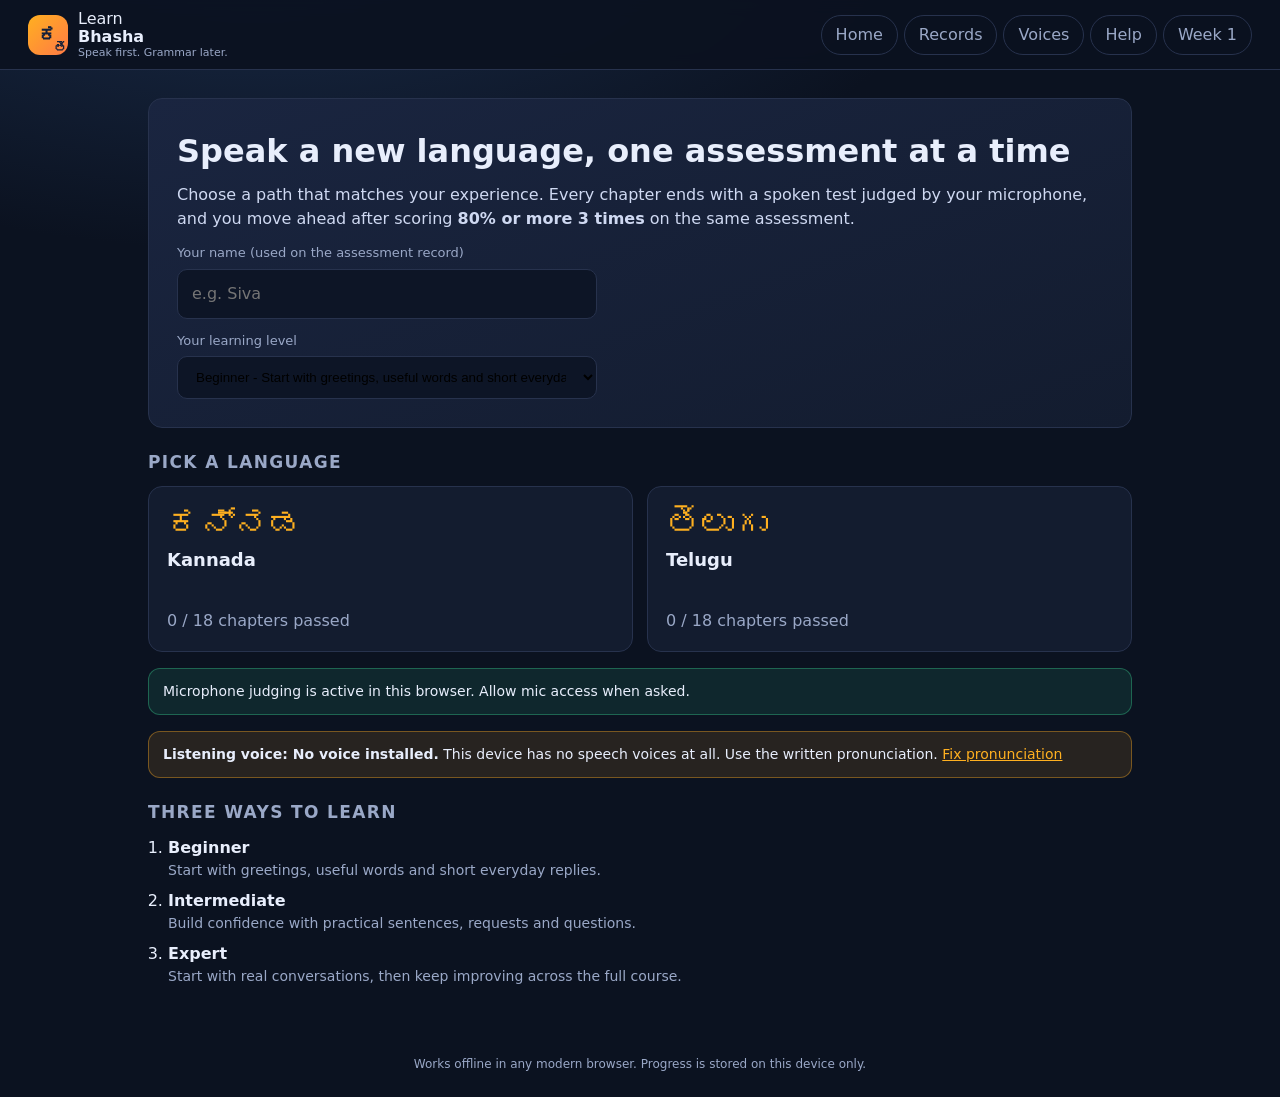
<file: index.html>
<!DOCTYPE html>
<html lang="en">
<head>
  <meta charset="utf-8" />
  <meta name="viewport" content="width=device-width, initial-scale=1, viewport-fit=cover" />
  <meta name="theme-color" content="#0f172a" />
  <title>Learn Bhasha - Speak Kannada &amp; Telugu</title>
  <link rel="stylesheet" href="assets/css/app.css" />
  <link rel="icon" href="data:image/svg+xml,<svg xmlns='http://www.w3.org/2000/svg' viewBox='0 0 100 100'><text y='.9em' font-size='90'>🗣️</text></svg>" />
</head>
<body>
  <header class="topbar">
    <button class="brand" id="brandBtn" type="button">
      <span class="brand-mark">ಕ<span>తె</span></span>
      <span class="brand-text">Learn <strong>Bhasha</strong><small>Speak first. Grammar later.</small></span>
    </button>
    <nav class="topnav">
      <button type="button" data-nav="home">Home</button>
      <button type="button" data-nav="records">Records</button>
      <button type="button" data-nav="voices">Voices</button>
      <button type="button" data-nav="help">Help</button>
   <button type="button" onclick="window.location.href='week1.html'">
  Week 1
</button>
    </nav>
  </header>

  <main id="app" class="app"></main>

  <footer class="footer">
    <span>Works offline in any modern browser. Progress is stored on this device only.</span>
  </footer>

  <script src="assets/js/curriculum.js"></script>
  <script src="assets/js/lang-kannada.js"></script>
  <script src="assets/js/lang-telugu.js"></script>
  <script src="assets/js/translit.js"></script>
  <script src="assets/js/speech.js"></script>
  <script src="assets/js/scoring.js"></script>
  <script src="assets/js/userdb.js"></script>
  <script src="assets/js/storage.js"></script>
  <script src="assets/js/app.js"></script>
</body>
</html>
</file>
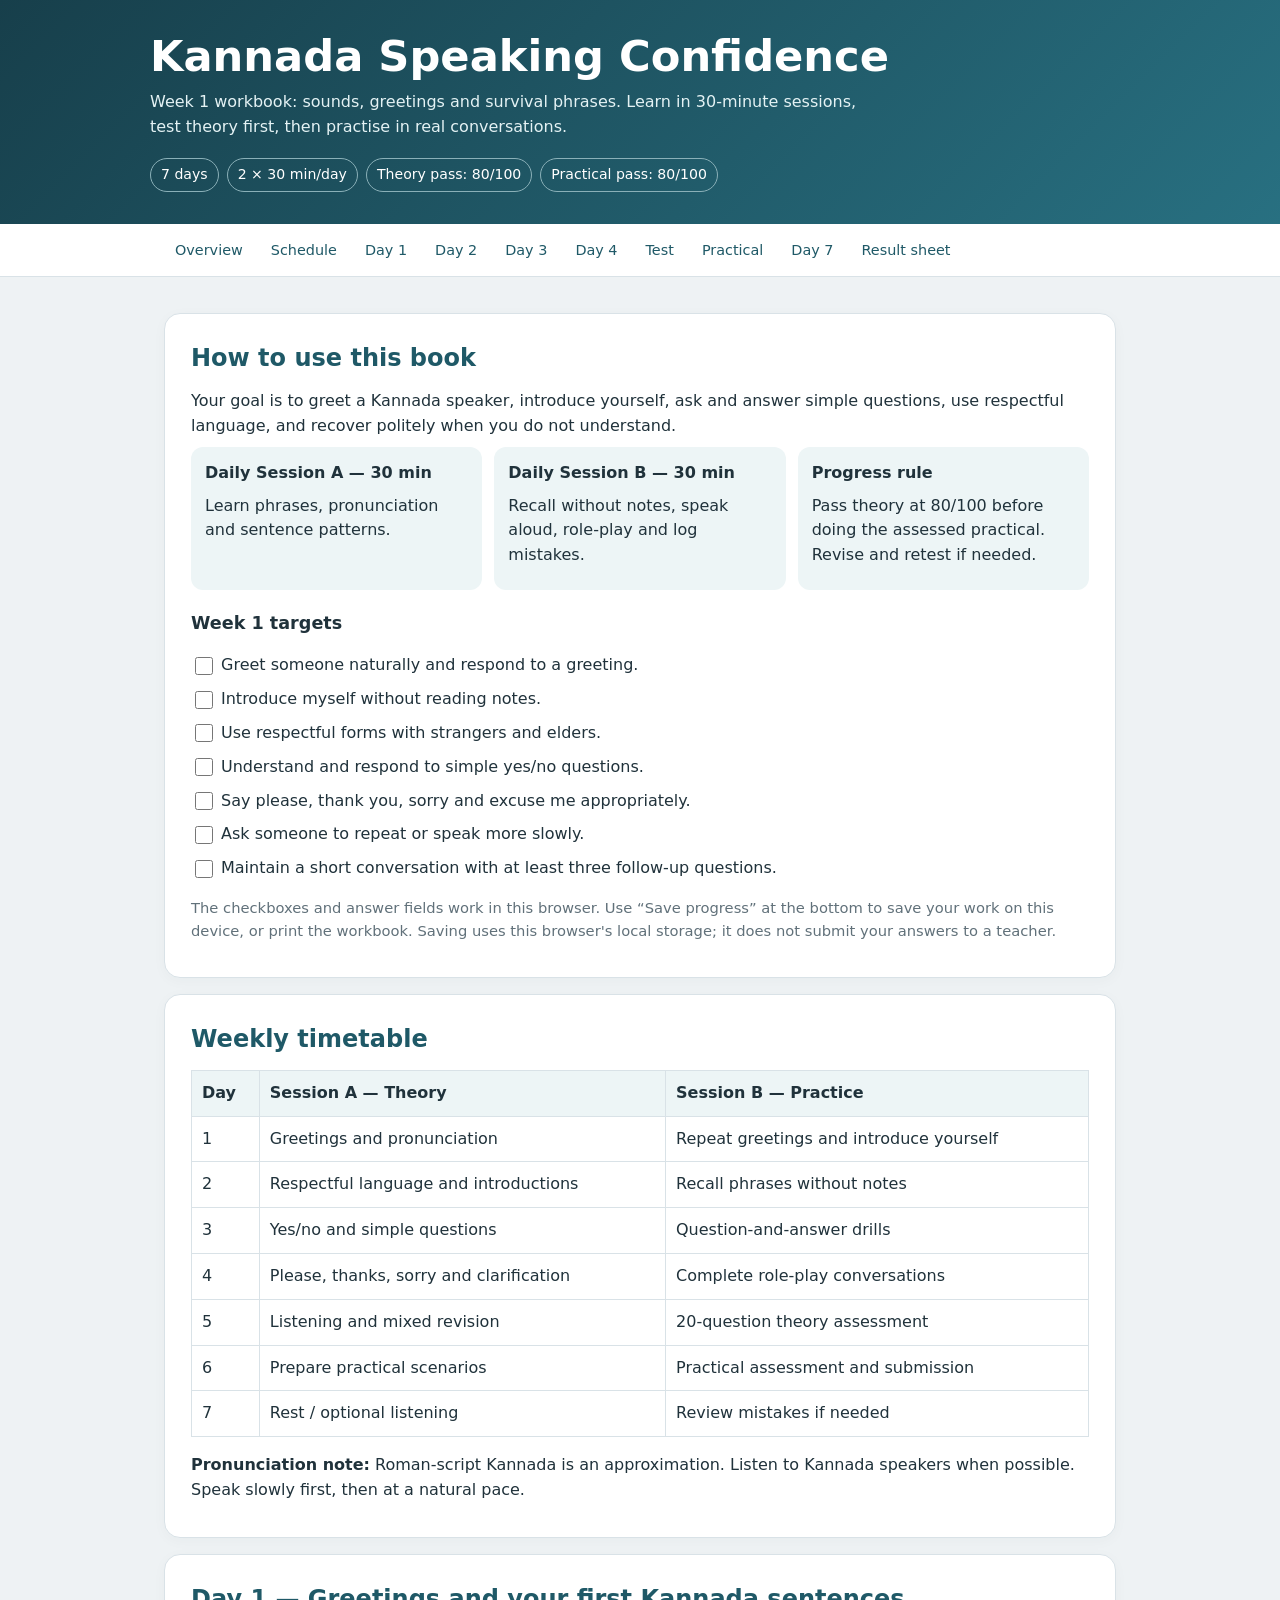
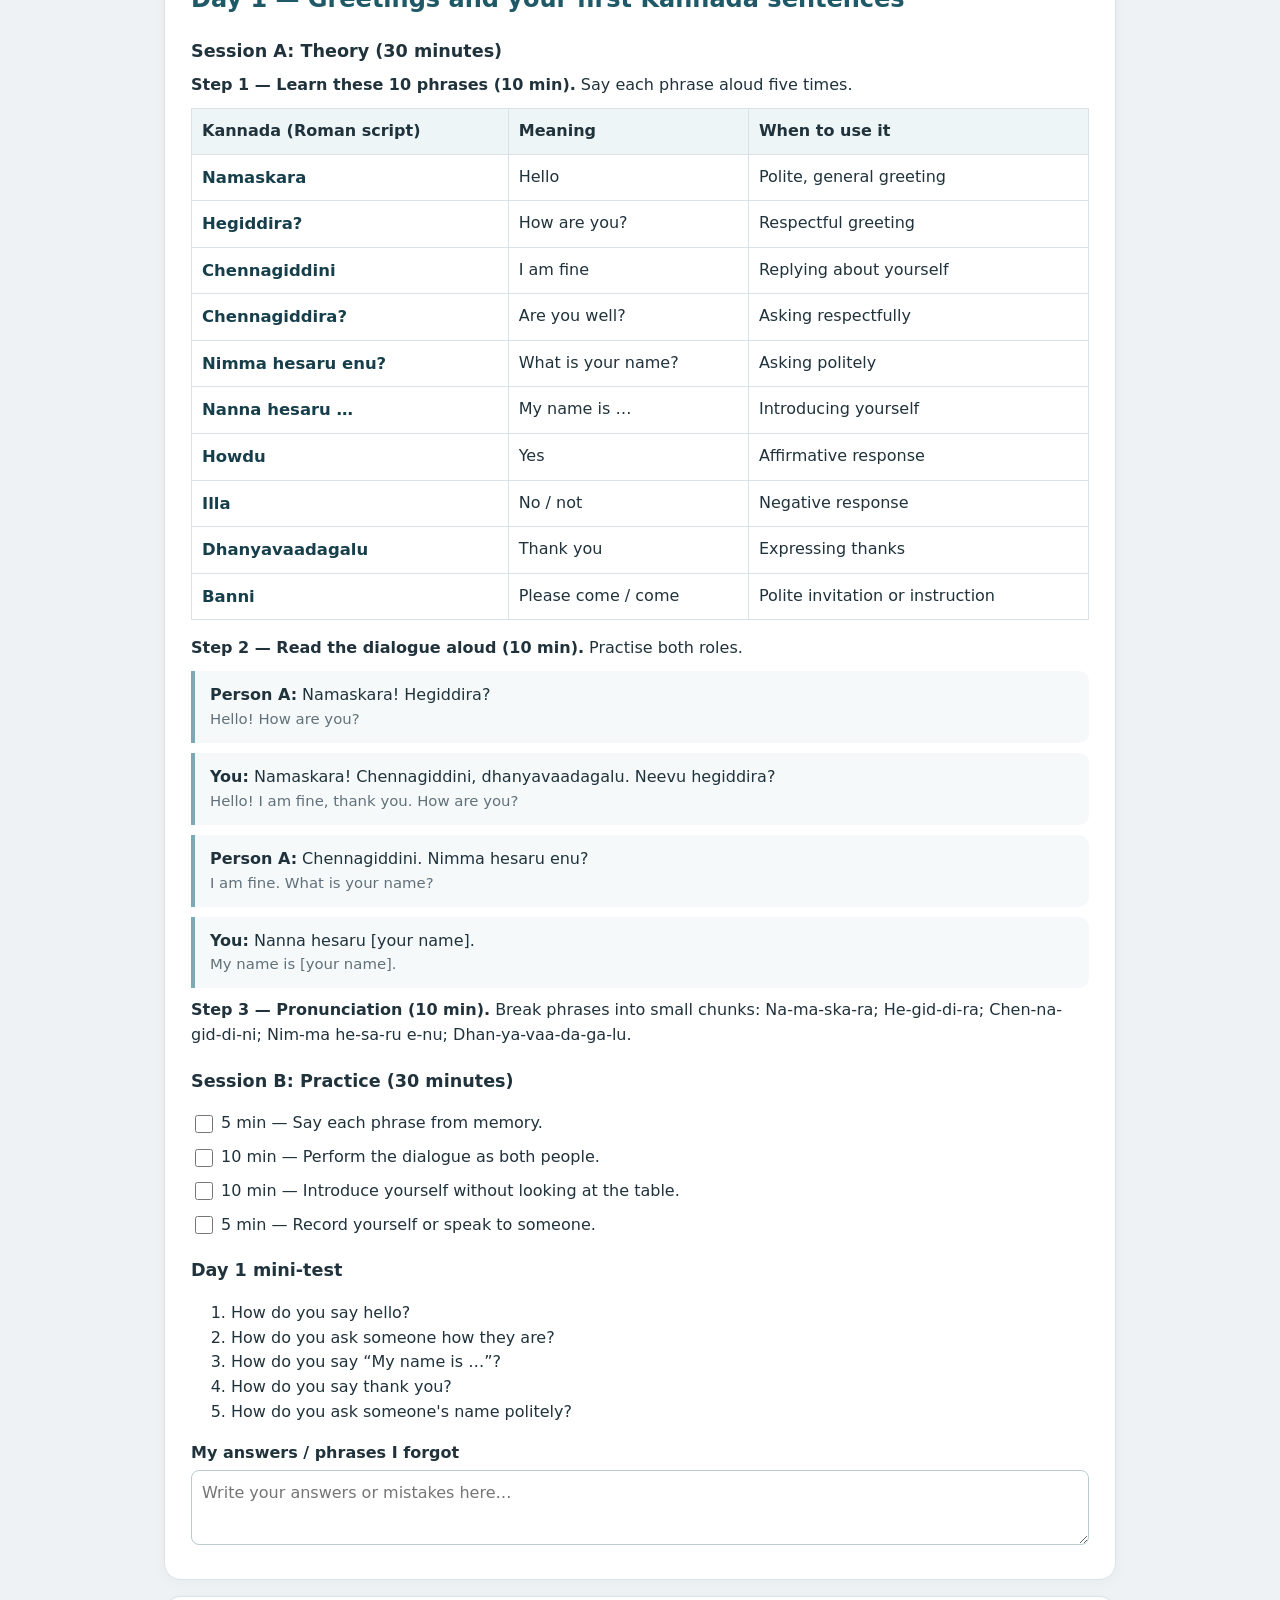
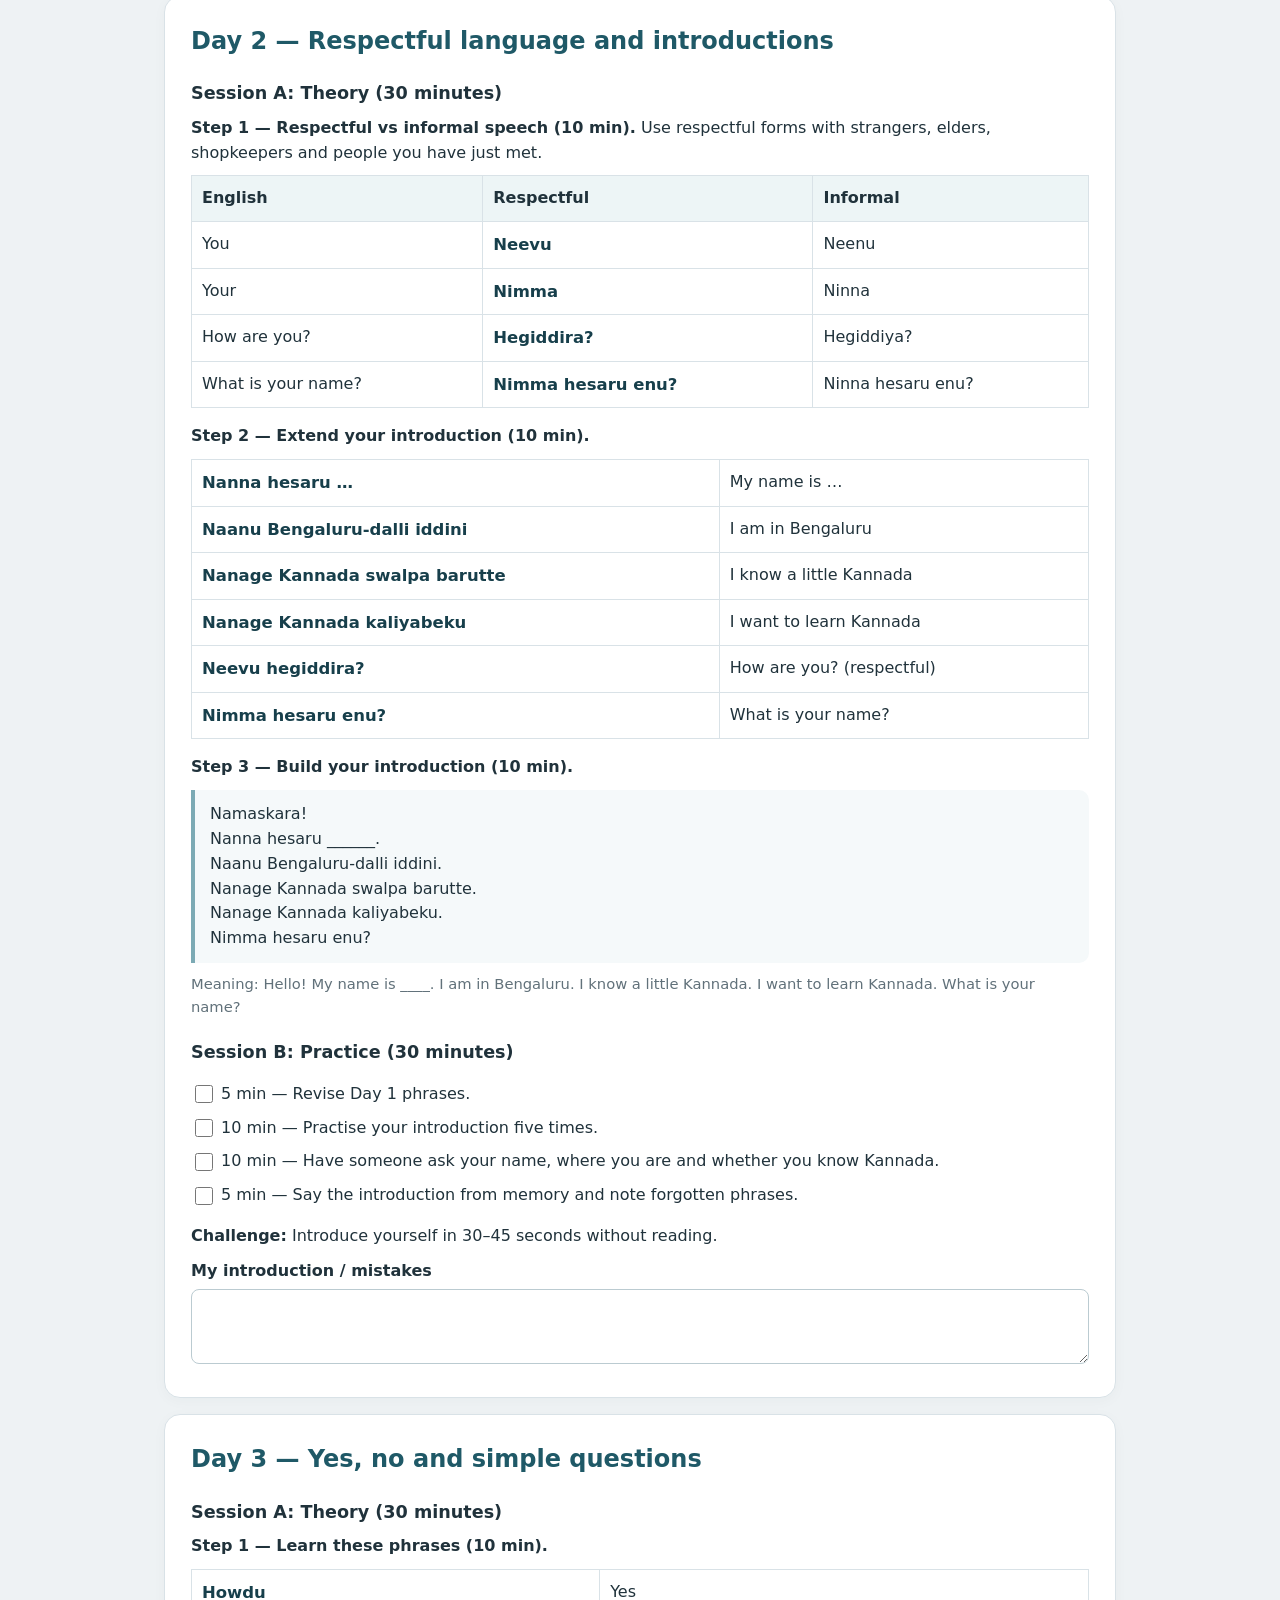
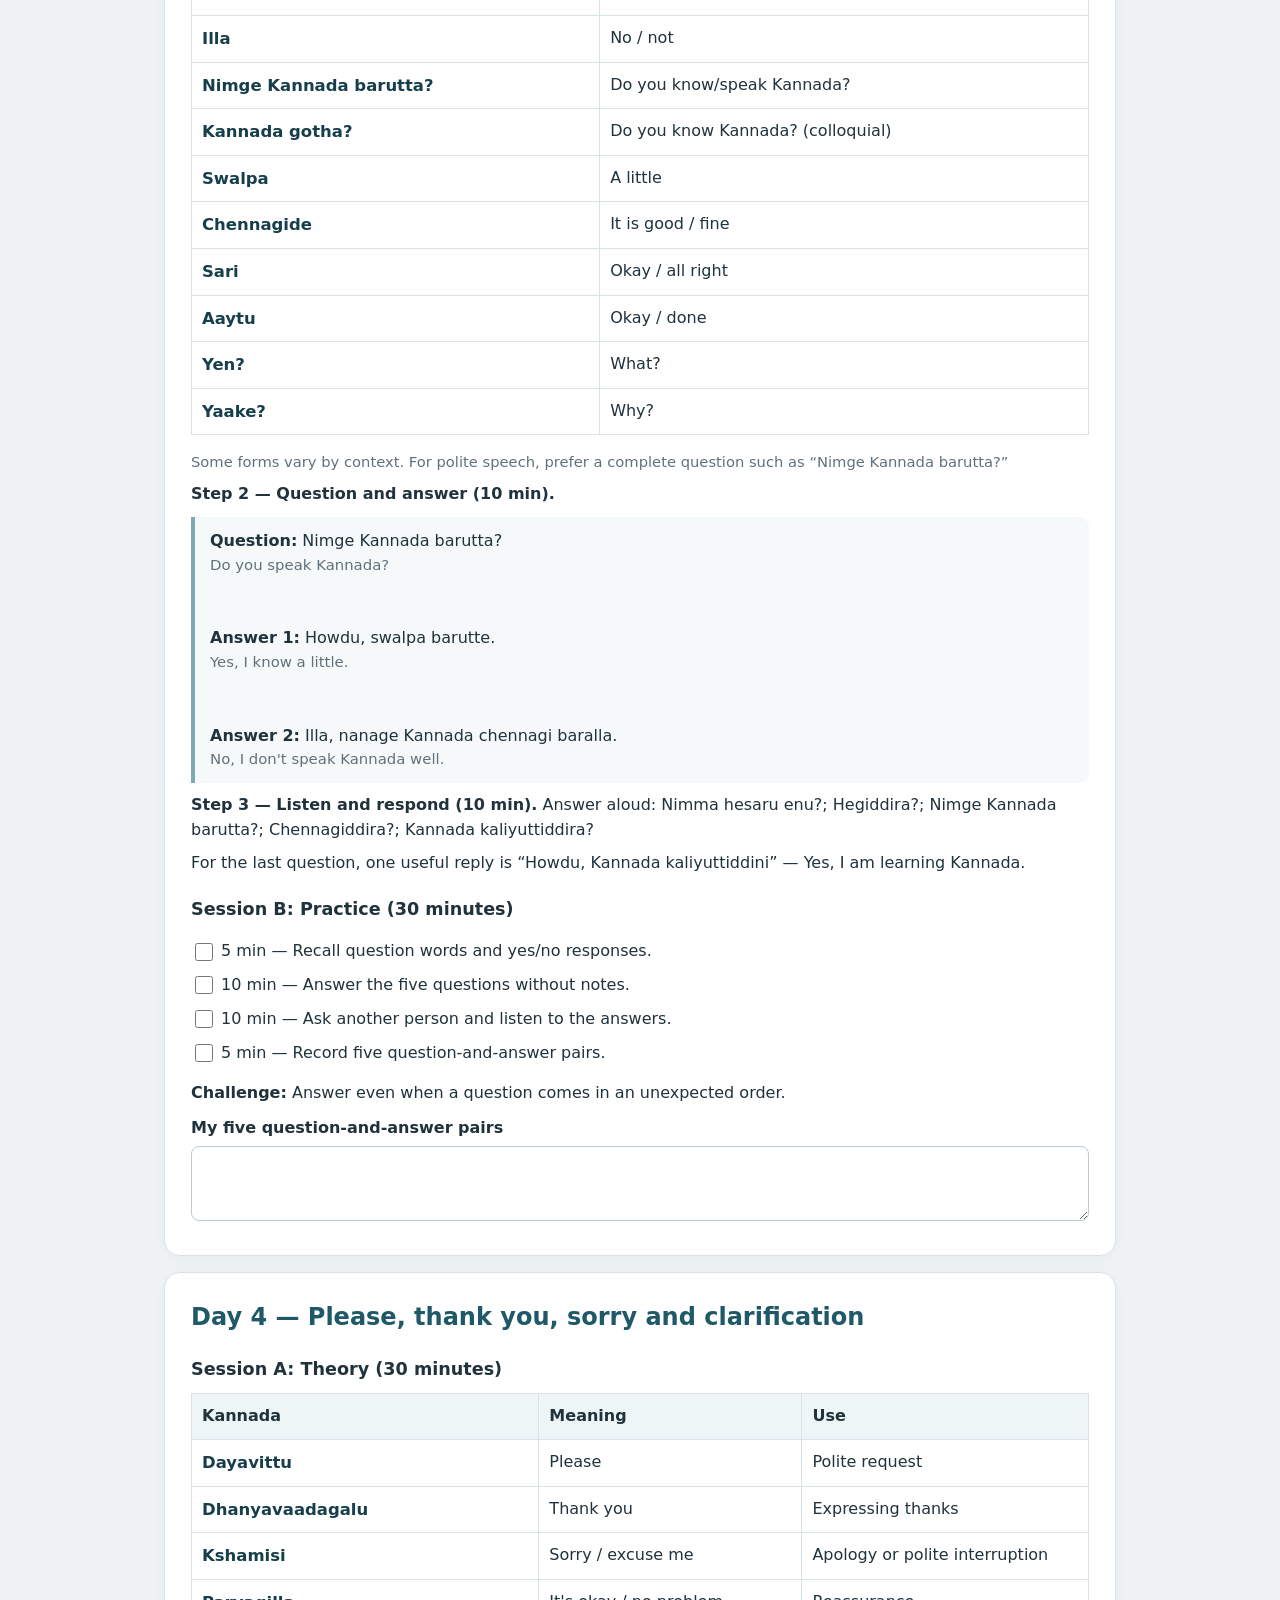
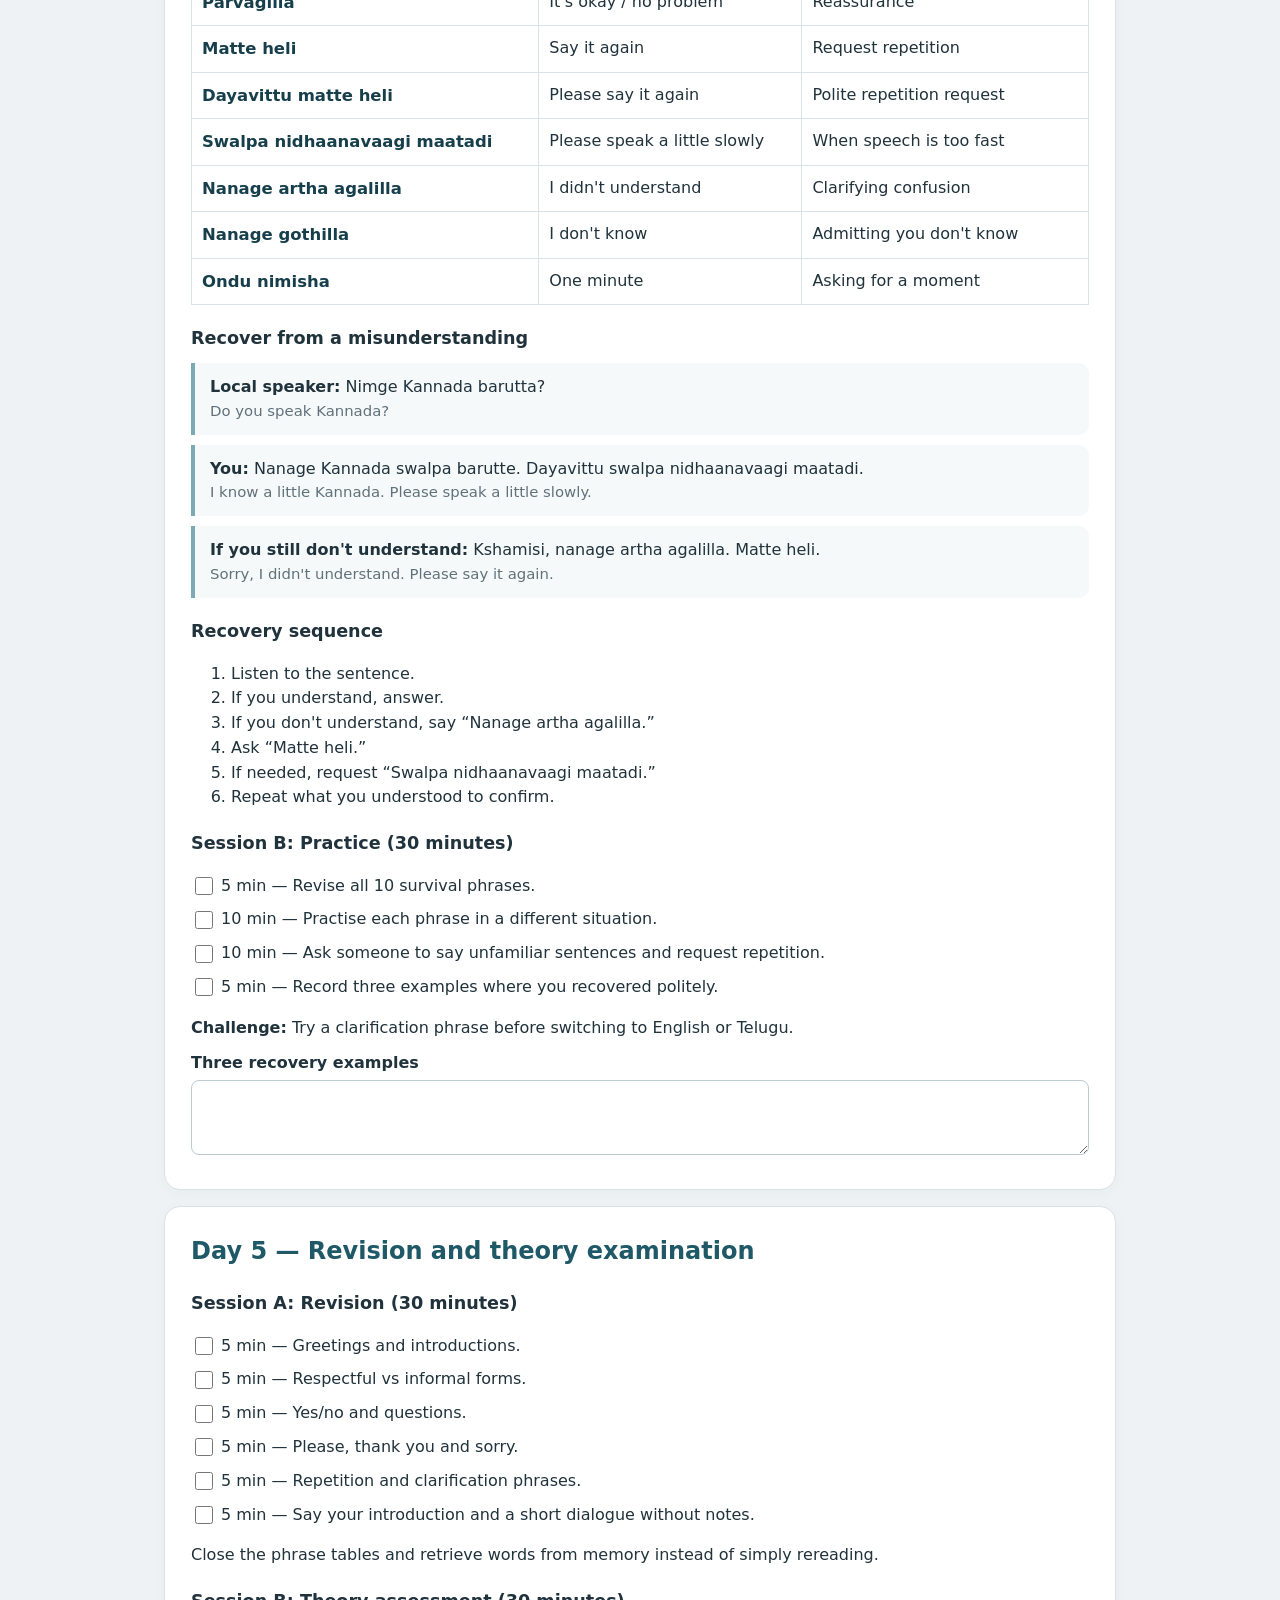
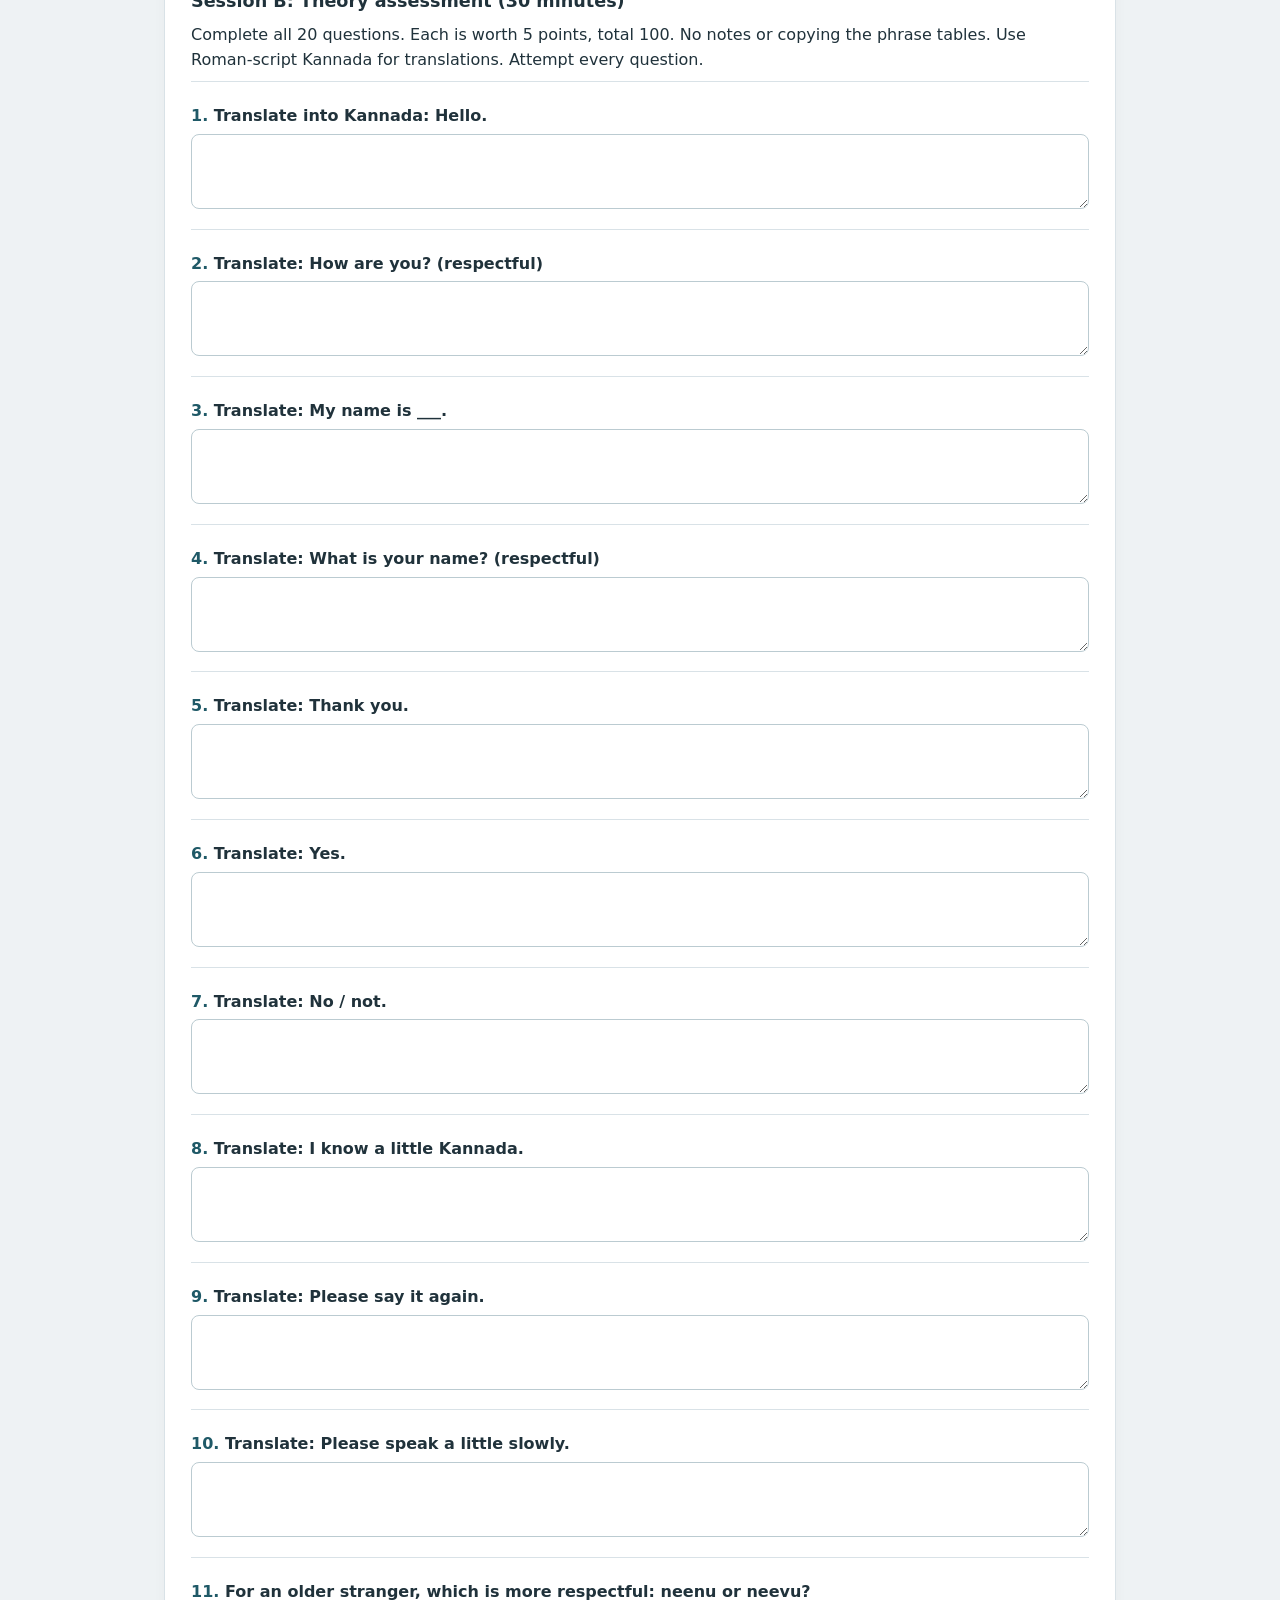
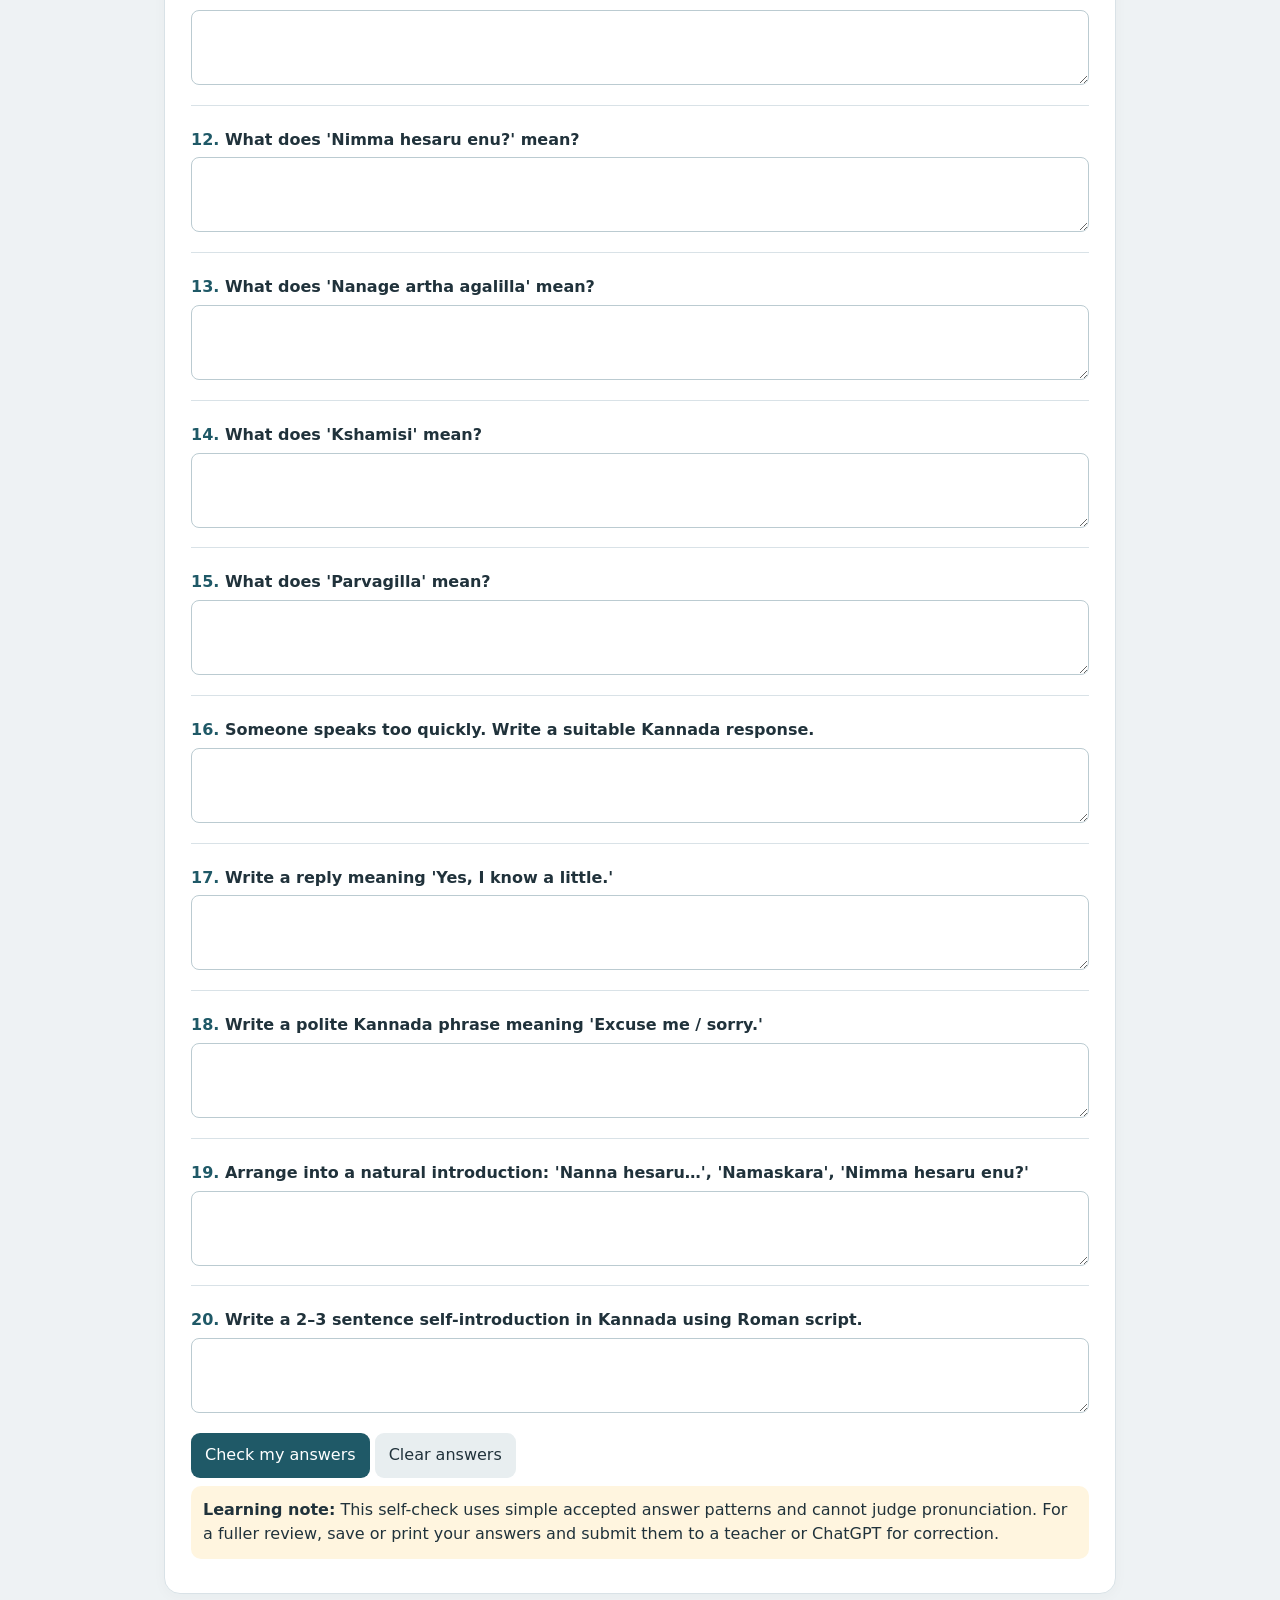
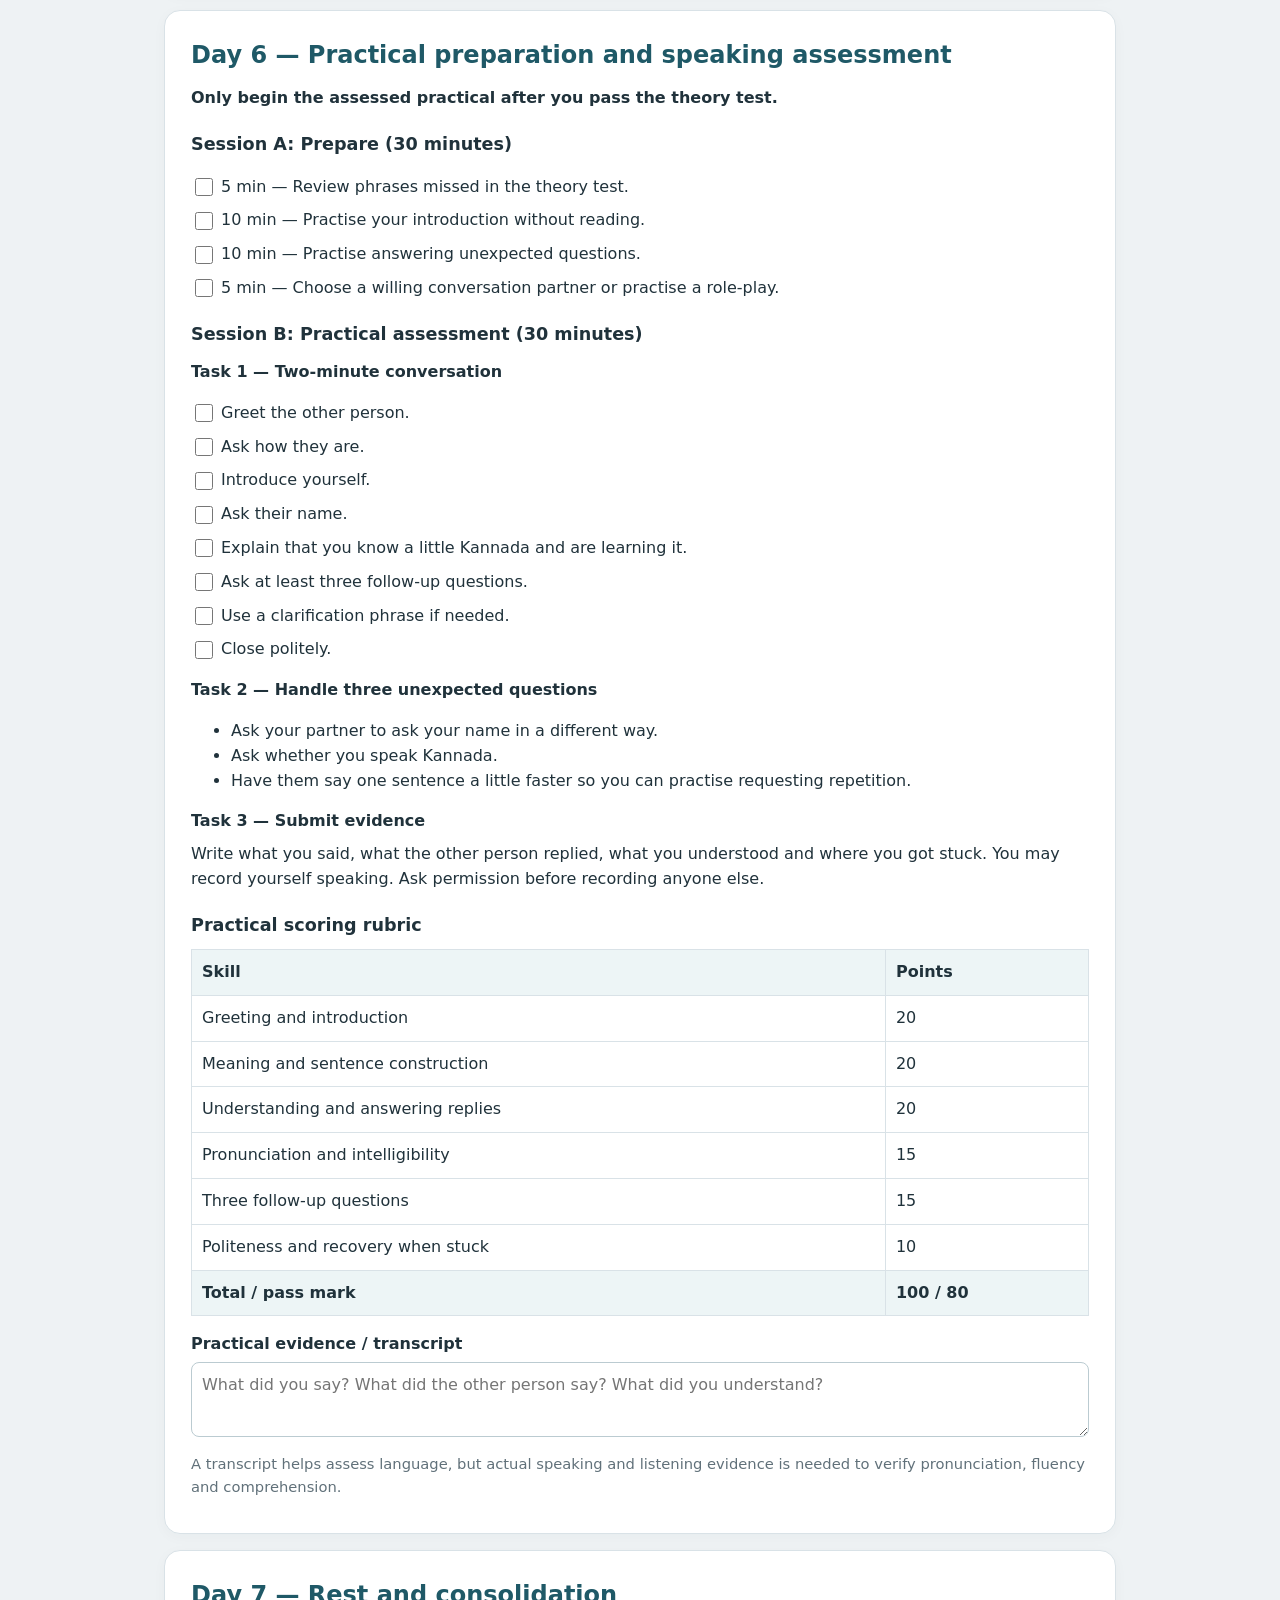
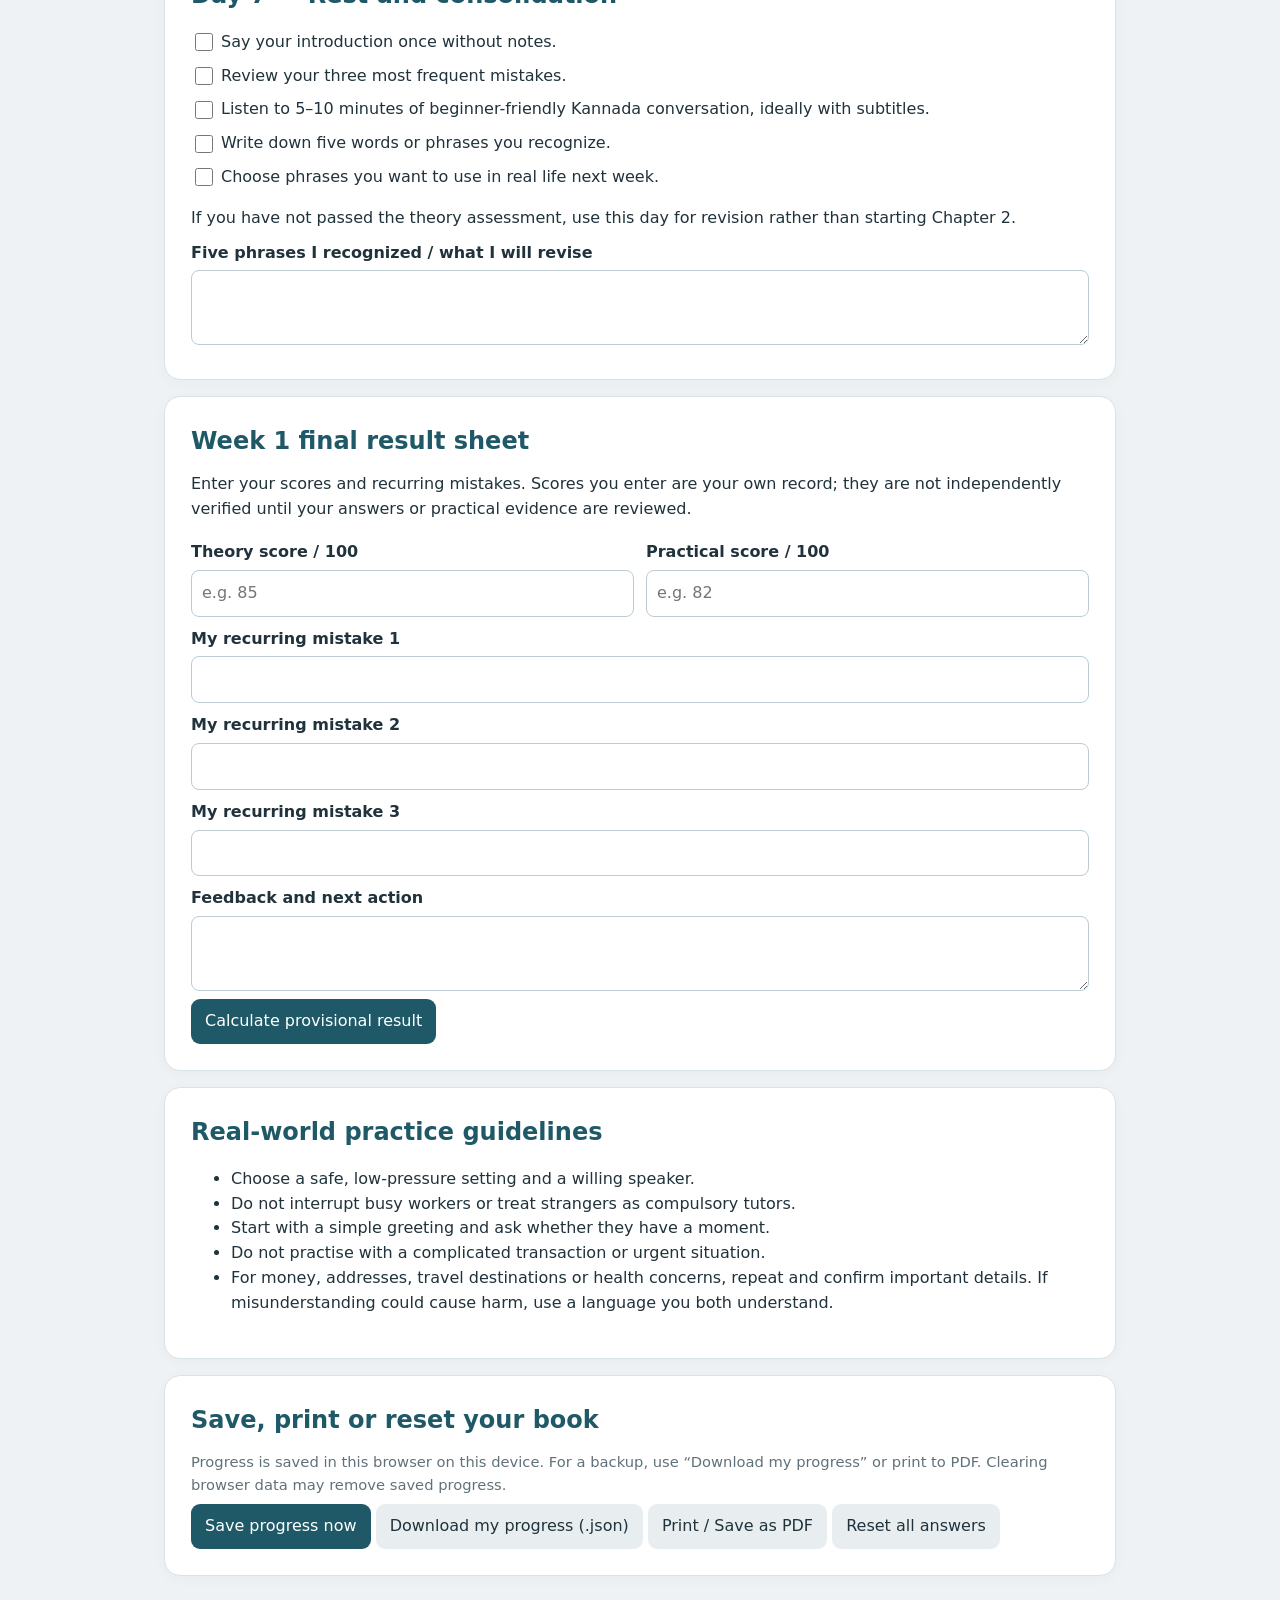
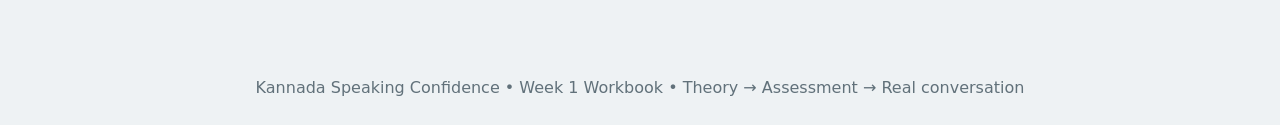
<file: week1.html>
<!doctype html>
<html lang="en">
<head>
<meta charset="utf-8">
<meta name="viewport" content="width=device-width, initial-scale=1">
<title>Kannada Speaking Confidence — Week 1 Workbook</title>
<style>
:root{--ink:#20323b;--muted:#61717a;--line:#d9e2e7;--accent:#1f5967;--pale:#edf5f6;--paper:#fff;--good:#e9f5ed;--warn:#fff5df}
*{box-sizing:border-box}
html{scroll-behavior:smooth}
body{margin:0;background:#eef2f4;color:var(--ink);font:16px/1.55 system-ui,-apple-system,"Segoe UI",sans-serif}
header{background:linear-gradient(135deg,#173f4b,#287081);color:#fff;padding:32px 20px}
.hero,main{max-width:980px;margin:auto}
header h1{font-size:clamp(1.8rem,4vw,2.7rem);line-height:1.12;margin:0 0 10px}
header p{max-width:740px;margin:0;color:#e4f2f4}
.meta{display:flex;flex-wrap:wrap;gap:8px;margin-top:18px}
.pill{border:1px solid #8ab0b8;border-radius:99px;padding:5px 10px;font-size:.88rem}
nav{position:sticky;top:0;z-index:5;background:#fff;border-bottom:1px solid var(--line);padding:9px max(14px,calc((100% - 950px)/2));display:flex;gap:8px;overflow:auto}
nav a{white-space:nowrap;text-decoration:none;color:var(--accent);padding:6px 10px;border-radius:8px;font-size:.9rem}
nav a:hover{background:var(--pale)}
main{padding:20px 14px 60px}
section,.card{background:var(--paper);border:1px solid var(--line);border-radius:16px;padding:clamp(16px,3vw,26px);margin:16px 0;box-shadow:0 3px 14px #18343b08}
h2{font-size:1.5rem;margin:0 0 12px;color:var(--accent)}
h3{font-size:1.1rem;margin:20px 0 8px}
h4{margin:12px 0 5px}
p{margin:8px 0}
.small,.muted{color:var(--muted);font-size:.92rem}
.grid{display:grid;grid-template-columns:repeat(auto-fit,minmax(220px,1fr));gap:12px}
.tile{background:var(--pale);border-radius:12px;padding:14px}
table{width:100%;border-collapse:collapse;margin:10px 0 16px}
th,td{padding:10px;border:1px solid var(--line);text-align:left;vertical-align:top}
th{background:#edf5f6}
.checklist{list-style:none;padding:0}
.checklist li{margin:9px 0}
input[type=checkbox]{width:18px;height:18px;vertical-align:middle;margin-right:8px;accent-color:var(--accent)}
.phrase{font-weight:700;color:#173f4b;font-size:1.03rem}
.meaning{display:block;color:var(--muted);font-size:.93rem}
.dialogue{border-left:4px solid #7caab4;background:#f5f9fa;padding:12px 15px;margin:10px 0;border-radius:0 10px 10px 0}
button,.button{border:0;border-radius:9px;padding:10px 14px;background:var(--accent);color:white;font:inherit;cursor:pointer;text-decoration:none;display:inline-block}
button.secondary{background:#e8eef0;color:var(--ink)}
button:hover,.button:hover{filter:brightness(.95)}
textarea,input[type=text],input[type=number]{width:100%;padding:10px;border:1px solid #bbcbd1;border-radius:8px;font:inherit;background:#fff;color:var(--ink)}
textarea{min-height:75px;resize:vertical}
label.field{display:block;font-weight:650;margin:10px 0 5px}
.question{border-top:1px solid var(--line);padding:12px 0}
.qnum{font-weight:750;color:var(--accent)}
.result{padding:12px;border-radius:10px;background:var(--pale);margin-top:12px}
.warn{background:var(--warn);padding:12px;border-radius:10px}
footer{text-align:center;color:var(--muted);padding:24px}
@media print{
 body{background:#fff;font-size:11pt}
 header{background:#fff;color:#111;padding:10px 0;border-bottom:2px solid #333}
 header p{color:#333}.pill{border-color:#888}
 nav,.no-print,button{display:none!important}
 main{padding:0;max-width:none}
 section,.card{box-shadow:none;border:1px solid #bbb;break-inside:avoid;margin:10px 0;padding:14px}
 h2{color:#111}th{background:#eee!important}
 textarea,input[type=text],input[type=number]{border:1px solid #777}
 a{color:#111;text-decoration:none}
}
</style>
</head>
<body>
<header>
 <div class="hero">
  <h1>Kannada Speaking Confidence</h1>
  <p>Week 1 workbook: sounds, greetings and survival phrases. Learn in 30-minute sessions, test theory first, then practise in real conversations.</p>
  <div class="meta"><span class="pill">7 days</span><span class="pill">2 × 30 min/day</span><span class="pill">Theory pass: 80/100</span><span class="pill">Practical pass: 80/100</span></div>
 </div>
</header>
<nav aria-label="Book navigation">
 <a href="#overview">Overview</a><a href="#schedule">Schedule</a><a href="#day1">Day 1</a><a href="#day2">Day 2</a><a href="#day3">Day 3</a><a href="#day4">Day 4</a><a href="#day5">Test</a><a href="#day6">Practical</a><a href="#day7">Day 7</a><a href="#record">Result sheet</a>
</nav>
<main>
<section id="overview">
 <h2>How to use this book</h2>
 <p>Your goal is to greet a Kannada speaker, introduce yourself, ask and answer simple questions, use respectful language, and recover politely when you do not understand.</p>
 <div class="grid">
  <div class="tile"><strong>Daily Session A — 30 min</strong><p>Learn phrases, pronunciation and sentence patterns.</p></div>
  <div class="tile"><strong>Daily Session B — 30 min</strong><p>Recall without notes, speak aloud, role-play and log mistakes.</p></div>
  <div class="tile"><strong>Progress rule</strong><p>Pass theory at 80/100 before doing the assessed practical. Revise and retest if needed.</p></div>
 </div>
 <h3>Week 1 targets</h3>
 <ul class="checklist" id="goals">
  <li><label><input type="checkbox">Greet someone naturally and respond to a greeting.</label></li>
  <li><label><input type="checkbox">Introduce myself without reading notes.</label></li>
  <li><label><input type="checkbox">Use respectful forms with strangers and elders.</label></li>
  <li><label><input type="checkbox">Understand and respond to simple yes/no questions.</label></li>
  <li><label><input type="checkbox">Say please, thank you, sorry and excuse me appropriately.</label></li>
  <li><label><input type="checkbox">Ask someone to repeat or speak more slowly.</label></li>
  <li><label><input type="checkbox">Maintain a short conversation with at least three follow-up questions.</label></li>
 </ul>
 <p class="small">The checkboxes and answer fields work in this browser. Use “Save progress” at the bottom to save your work on this device, or print the workbook. Saving uses this browser's local storage; it does not submit your answers to a teacher.</p>
</section>
<section id="schedule">
 <h2>Weekly timetable</h2>
 <table><thead><tr><th>Day</th><th>Session A — Theory</th><th>Session B — Practice</th></tr></thead><tbody>
 <tr><td>1</td><td>Greetings and pronunciation</td><td>Repeat greetings and introduce yourself</td></tr>
 <tr><td>2</td><td>Respectful language and introductions</td><td>Recall phrases without notes</td></tr>
 <tr><td>3</td><td>Yes/no and simple questions</td><td>Question-and-answer drills</td></tr>
 <tr><td>4</td><td>Please, thanks, sorry and clarification</td><td>Complete role-play conversations</td></tr>
 <tr><td>5</td><td>Listening and mixed revision</td><td>20-question theory assessment</td></tr>
 <tr><td>6</td><td>Prepare practical scenarios</td><td>Practical assessment and submission</td></tr>
 <tr><td>7</td><td>Rest / optional listening</td><td>Review mistakes if needed</td></tr>
 </tbody></table>
 <p><strong>Pronunciation note:</strong> Roman-script Kannada is an approximation. Listen to Kannada speakers when possible. Speak slowly first, then at a natural pace.</p>
</section>

<section id="day1">
 <h2>Day 1 — Greetings and your first Kannada sentences</h2>
 <h3>Session A: Theory (30 minutes)</h3>
 <p><strong>Step 1 — Learn these 10 phrases (10 min).</strong> Say each phrase aloud five times.</p>
 <table><thead><tr><th>Kannada (Roman script)</th><th>Meaning</th><th>When to use it</th></tr></thead><tbody>
 <tr><td class="phrase">Namaskara</td><td>Hello</td><td>Polite, general greeting</td></tr>
 <tr><td class="phrase">Hegiddira?</td><td>How are you?</td><td>Respectful greeting</td></tr>
 <tr><td class="phrase">Chennagiddini</td><td>I am fine</td><td>Replying about yourself</td></tr>
 <tr><td class="phrase">Chennagiddira?</td><td>Are you well?</td><td>Asking respectfully</td></tr>
 <tr><td class="phrase">Nimma hesaru enu?</td><td>What is your name?</td><td>Asking politely</td></tr>
 <tr><td class="phrase">Nanna hesaru …</td><td>My name is …</td><td>Introducing yourself</td></tr>
 <tr><td class="phrase">Howdu</td><td>Yes</td><td>Affirmative response</td></tr>
 <tr><td class="phrase">Illa</td><td>No / not</td><td>Negative response</td></tr>
 <tr><td class="phrase">Dhanyavaadagalu</td><td>Thank you</td><td>Expressing thanks</td></tr>
 <tr><td class="phrase">Banni</td><td>Please come / come</td><td>Polite invitation or instruction</td></tr>
 </tbody></table>
 <p><strong>Step 2 — Read the dialogue aloud (10 min).</strong> Practise both roles.</p>
 <div class="dialogue"><strong>Person A:</strong> Namaskara! Hegiddira?<br><span class="meaning">Hello! How are you?</span></div>
 <div class="dialogue"><strong>You:</strong> Namaskara! Chennagiddini, dhanyavaadagalu. Neevu hegiddira?<br><span class="meaning">Hello! I am fine, thank you. How are you?</span></div>
 <div class="dialogue"><strong>Person A:</strong> Chennagiddini. Nimma hesaru enu?<br><span class="meaning">I am fine. What is your name?</span></div>
 <div class="dialogue"><strong>You:</strong> Nanna hesaru [your name].<br><span class="meaning">My name is [your name].</span></div>
 <p><strong>Step 3 — Pronunciation (10 min).</strong> Break phrases into small chunks: Na-ma-ska-ra; He-gid-di-ra; Chen-na-gid-di-ni; Nim-ma he-sa-ru e-nu; Dhan-ya-vaa-da-ga-lu.</p>
 <h3>Session B: Practice (30 minutes)</h3>
 <ul class="checklist"><li><label><input type="checkbox">5 min — Say each phrase from memory.</label></li><li><label><input type="checkbox">10 min — Perform the dialogue as both people.</label></li><li><label><input type="checkbox">10 min — Introduce yourself without looking at the table.</label></li><li><label><input type="checkbox">5 min — Record yourself or speak to someone.</label></li></ul>
 <h3>Day 1 mini-test</h3>
 <ol><li>How do you say hello?</li><li>How do you ask someone how they are?</li><li>How do you say “My name is …”?</li><li>How do you say thank you?</li><li>How do you ask someone's name politely?</li></ol>
 <label class="field" for="day1notes">My answers / phrases I forgot</label><textarea id="day1notes" data-save placeholder="Write your answers or mistakes here…"></textarea>
</section>

<section id="day2">
 <h2>Day 2 — Respectful language and introductions</h2>
 <h3>Session A: Theory (30 minutes)</h3>
 <p><strong>Step 1 — Respectful vs informal speech (10 min).</strong> Use respectful forms with strangers, elders, shopkeepers and people you have just met.</p>
 <table><thead><tr><th>English</th><th>Respectful</th><th>Informal</th></tr></thead><tbody>
 <tr><td>You</td><td class="phrase">Neevu</td><td>Neenu</td></tr><tr><td>Your</td><td class="phrase">Nimma</td><td>Ninna</td></tr><tr><td>How are you?</td><td class="phrase">Hegiddira?</td><td>Hegiddiya?</td></tr><tr><td>What is your name?</td><td class="phrase">Nimma hesaru enu?</td><td>Ninna hesaru enu?</td></tr>
 </tbody></table>
 <p><strong>Step 2 — Extend your introduction (10 min).</strong></p>
 <table><tbody><tr><td class="phrase">Nanna hesaru …</td><td>My name is …</td></tr><tr><td class="phrase">Naanu Bengaluru-dalli iddini</td><td>I am in Bengaluru</td></tr><tr><td class="phrase">Nanage Kannada swalpa barutte</td><td>I know a little Kannada</td></tr><tr><td class="phrase">Nanage Kannada kaliyabeku</td><td>I want to learn Kannada</td></tr><tr><td class="phrase">Neevu hegiddira?</td><td>How are you? (respectful)</td></tr><tr><td class="phrase">Nimma hesaru enu?</td><td>What is your name?</td></tr></tbody></table>
 <p><strong>Step 3 — Build your introduction (10 min).</strong></p>
 <div class="dialogue">Namaskara!<br>Nanna hesaru ______.<br>Naanu Bengaluru-dalli iddini.<br>Nanage Kannada swalpa barutte.<br>Nanage Kannada kaliyabeku.<br>Nimma hesaru enu?</div>
 <p class="small">Meaning: Hello! My name is ____. I am in Bengaluru. I know a little Kannada. I want to learn Kannada. What is your name?</p>
 <h3>Session B: Practice (30 minutes)</h3>
 <ul class="checklist"><li><label><input type="checkbox">5 min — Revise Day 1 phrases.</label></li><li><label><input type="checkbox">10 min — Practise your introduction five times.</label></li><li><label><input type="checkbox">10 min — Have someone ask your name, where you are and whether you know Kannada.</label></li><li><label><input type="checkbox">5 min — Say the introduction from memory and note forgotten phrases.</label></li></ul>
 <p><strong>Challenge:</strong> Introduce yourself in 30–45 seconds without reading.</p>
 <label class="field" for="day2notes">My introduction / mistakes</label><textarea id="day2notes" data-save></textarea>
</section>

<section id="day3">
 <h2>Day 3 — Yes, no and simple questions</h2>
 <h3>Session A: Theory (30 minutes)</h3>
 <p><strong>Step 1 — Learn these phrases (10 min).</strong></p>
 <table><tbody>
 <tr><td class="phrase">Howdu</td><td>Yes</td></tr><tr><td class="phrase">Illa</td><td>No / not</td></tr><tr><td class="phrase">Nimge Kannada barutta?</td><td>Do you know/speak Kannada?</td></tr><tr><td class="phrase">Kannada gotha?</td><td>Do you know Kannada? (colloquial)</td></tr><tr><td class="phrase">Swalpa</td><td>A little</td></tr><tr><td class="phrase">Chennagide</td><td>It is good / fine</td></tr><tr><td class="phrase">Sari</td><td>Okay / all right</td></tr><tr><td class="phrase">Aaytu</td><td>Okay / done</td></tr><tr><td class="phrase">Yen?</td><td>What?</td></tr><tr><td class="phrase">Yaake?</td><td>Why?</td></tr>
 </tbody></table>
 <p class="small">Some forms vary by context. For polite speech, prefer a complete question such as “Nimge Kannada barutta?”</p>
 <p><strong>Step 2 — Question and answer (10 min).</strong></p>
 <div class="dialogue"><strong>Question:</strong> Nimge Kannada barutta?<br><span class="meaning">Do you speak Kannada?</span><br><br><strong>Answer 1:</strong> Howdu, swalpa barutte.<br><span class="meaning">Yes, I know a little.</span><br><br><strong>Answer 2:</strong> Illa, nanage Kannada chennagi baralla.<br><span class="meaning">No, I don't speak Kannada well.</span></div>
 <p><strong>Step 3 — Listen and respond (10 min).</strong> Answer aloud: Nimma hesaru enu?; Hegiddira?; Nimge Kannada barutta?; Chennagiddira?; Kannada kaliyuttiddira?</p>
 <p>For the last question, one useful reply is “Howdu, Kannada kaliyuttiddini” — Yes, I am learning Kannada.</p>
 <h3>Session B: Practice (30 minutes)</h3>
 <ul class="checklist"><li><label><input type="checkbox">5 min — Recall question words and yes/no responses.</label></li><li><label><input type="checkbox">10 min — Answer the five questions without notes.</label></li><li><label><input type="checkbox">10 min — Ask another person and listen to the answers.</label></li><li><label><input type="checkbox">5 min — Record five question-and-answer pairs.</label></li></ul>
 <p><strong>Challenge:</strong> Answer even when a question comes in an unexpected order.</p>
 <label class="field" for="day3notes">My five question-and-answer pairs</label><textarea id="day3notes" data-save></textarea>
</section>

<section id="day4">
 <h2>Day 4 — Please, thank you, sorry and clarification</h2>
 <h3>Session A: Theory (30 minutes)</h3>
 <table><thead><tr><th>Kannada</th><th>Meaning</th><th>Use</th></tr></thead><tbody>
 <tr><td class="phrase">Dayavittu</td><td>Please</td><td>Polite request</td></tr><tr><td class="phrase">Dhanyavaadagalu</td><td>Thank you</td><td>Expressing thanks</td></tr><tr><td class="phrase">Kshamisi</td><td>Sorry / excuse me</td><td>Apology or polite interruption</td></tr><tr><td class="phrase">Parvagilla</td><td>It's okay / no problem</td><td>Reassurance</td></tr><tr><td class="phrase">Matte heli</td><td>Say it again</td><td>Request repetition</td></tr><tr><td class="phrase">Dayavittu matte heli</td><td>Please say it again</td><td>Polite repetition request</td></tr><tr><td class="phrase">Swalpa nidhaanavaagi maatadi</td><td>Please speak a little slowly</td><td>When speech is too fast</td></tr><tr><td class="phrase">Nanage artha agalilla</td><td>I didn't understand</td><td>Clarifying confusion</td></tr><tr><td class="phrase">Nanage gothilla</td><td>I don't know</td><td>Admitting you don't know</td></tr><tr><td class="phrase">Ondu nimisha</td><td>One minute</td><td>Asking for a moment</td></tr>
 </tbody></table>
 <h3>Recover from a misunderstanding</h3>
 <div class="dialogue"><strong>Local speaker:</strong> Nimge Kannada barutta?<br><span class="meaning">Do you speak Kannada?</span></div>
 <div class="dialogue"><strong>You:</strong> Nanage Kannada swalpa barutte. Dayavittu swalpa nidhaanavaagi maatadi.<br><span class="meaning">I know a little Kannada. Please speak a little slowly.</span></div>
 <div class="dialogue"><strong>If you still don't understand:</strong> Kshamisi, nanage artha agalilla. Matte heli.<br><span class="meaning">Sorry, I didn't understand. Please say it again.</span></div>
 <h3>Recovery sequence</h3>
 <ol><li>Listen to the sentence.</li><li>If you understand, answer.</li><li>If you don't understand, say “Nanage artha agalilla.”</li><li>Ask “Matte heli.”</li><li>If needed, request “Swalpa nidhaanavaagi maatadi.”</li><li>Repeat what you understood to confirm.</li></ol>
 <h3>Session B: Practice (30 minutes)</h3>
 <ul class="checklist"><li><label><input type="checkbox">5 min — Revise all 10 survival phrases.</label></li><li><label><input type="checkbox">10 min — Practise each phrase in a different situation.</label></li><li><label><input type="checkbox">10 min — Ask someone to say unfamiliar sentences and request repetition.</label></li><li><label><input type="checkbox">5 min — Record three examples where you recovered politely.</label></li></ul>
 <p><strong>Challenge:</strong> Try a clarification phrase before switching to English or Telugu.</p>
 <label class="field" for="day4notes">Three recovery examples</label><textarea id="day4notes" data-save></textarea>
</section>

<section id="day5">
 <h2>Day 5 — Revision and theory examination</h2>
 <h3>Session A: Revision (30 minutes)</h3>
 <ul class="checklist"><li><label><input type="checkbox">5 min — Greetings and introductions.</label></li><li><label><input type="checkbox">5 min — Respectful vs informal forms.</label></li><li><label><input type="checkbox">5 min — Yes/no and questions.</label></li><li><label><input type="checkbox">5 min — Please, thank you and sorry.</label></li><li><label><input type="checkbox">5 min — Repetition and clarification phrases.</label></li><li><label><input type="checkbox">5 min — Say your introduction and a short dialogue without notes.</label></li></ul>
 <p>Close the phrase tables and retrieve words from memory instead of simply rereading.</p>
 <h3>Session B: Theory assessment (30 minutes)</h3>
 <p>Complete all 20 questions. Each is worth 5 points, total 100. No notes or copying the phrase tables. Use Roman-script Kannada for translations. Attempt every question.</p>
 <div id="quiz"></div>
 <button type="button" id="gradeBtn">Check my answers</button> <button type="button" class="secondary" id="clearQuiz">Clear answers</button>
 <div id="quizResult" class="result" hidden aria-live="polite"></div>
 <p class="warn"><strong>Learning note:</strong> This self-check uses simple accepted answer patterns and cannot judge pronunciation. For a fuller review, save or print your answers and submit them to a teacher or ChatGPT for correction.</p>
</section>

<section id="day6">
 <h2>Day 6 — Practical preparation and speaking assessment</h2>
 <p><strong>Only begin the assessed practical after you pass the theory test.</strong></p>
 <h3>Session A: Prepare (30 minutes)</h3>
 <ul class="checklist"><li><label><input type="checkbox">5 min — Review phrases missed in the theory test.</label></li><li><label><input type="checkbox">10 min — Practise your introduction without reading.</label></li><li><label><input type="checkbox">10 min — Practise answering unexpected questions.</label></li><li><label><input type="checkbox">5 min — Choose a willing conversation partner or practise a role-play.</label></li></ul>
 <h3>Session B: Practical assessment (30 minutes)</h3>
 <h4>Task 1 — Two-minute conversation</h4>
 <ul class="checklist"><li><label><input type="checkbox">Greet the other person.</label></li><li><label><input type="checkbox">Ask how they are.</label></li><li><label><input type="checkbox">Introduce yourself.</label></li><li><label><input type="checkbox">Ask their name.</label></li><li><label><input type="checkbox">Explain that you know a little Kannada and are learning it.</label></li><li><label><input type="checkbox">Ask at least three follow-up questions.</label></li><li><label><input type="checkbox">Use a clarification phrase if needed.</label></li><li><label><input type="checkbox">Close politely.</label></li></ul>
 <h4>Task 2 — Handle three unexpected questions</h4>
 <ul><li>Ask your partner to ask your name in a different way.</li><li>Ask whether you speak Kannada.</li><li>Have them say one sentence a little faster so you can practise requesting repetition.</li></ul>
 <h4>Task 3 — Submit evidence</h4>
 <p>Write what you said, what the other person replied, what you understood and where you got stuck. You may record yourself speaking. Ask permission before recording anyone else.</p>
 <h3>Practical scoring rubric</h3>
 <table><thead><tr><th>Skill</th><th>Points</th></tr></thead><tbody><tr><td>Greeting and introduction</td><td>20</td></tr><tr><td>Meaning and sentence construction</td><td>20</td></tr><tr><td>Understanding and answering replies</td><td>20</td></tr><tr><td>Pronunciation and intelligibility</td><td>15</td></tr><tr><td>Three follow-up questions</td><td>15</td></tr><tr><td>Politeness and recovery when stuck</td><td>10</td></tr><tr><th>Total / pass mark</th><th>100 / 80</th></tr></tbody></table>
 <label class="field" for="practicalEvidence">Practical evidence / transcript</label><textarea id="practicalEvidence" data-save placeholder="What did you say? What did the other person say? What did you understand?"></textarea>
 <p class="small">A transcript helps assess language, but actual speaking and listening evidence is needed to verify pronunciation, fluency and comprehension.</p>
</section>

<section id="day7">
 <h2>Day 7 — Rest and consolidation</h2>
 <ul class="checklist"><li><label><input type="checkbox">Say your introduction once without notes.</label></li><li><label><input type="checkbox">Review your three most frequent mistakes.</label></li><li><label><input type="checkbox">Listen to 5–10 minutes of beginner-friendly Kannada conversation, ideally with subtitles.</label></li><li><label><input type="checkbox">Write down five words or phrases you recognize.</label></li><li><label><input type="checkbox">Choose phrases you want to use in real life next week.</label></li></ul>
 <p>If you have not passed the theory assessment, use this day for revision rather than starting Chapter 2.</p>
 <label class="field" for="day7notes">Five phrases I recognized / what I will revise</label><textarea id="day7notes" data-save></textarea>
</section>

<section id="record">
 <h2>Week 1 final result sheet</h2>
 <p>Enter your scores and recurring mistakes. Scores you enter are your own record; they are not independently verified until your answers or practical evidence are reviewed.</p>
 <div class="grid">
  <div><label class="field" for="theoryScore">Theory score / 100</label><input id="theoryScore" data-save type="number" min="0" max="100" placeholder="e.g. 85"></div>
  <div><label class="field" for="practicalScore">Practical score / 100</label><input id="practicalScore" data-save type="number" min="0" max="100" placeholder="e.g. 82"></div>
 </div>
 <label class="field" for="mistake1">My recurring mistake 1</label><input id="mistake1" data-save type="text">
 <label class="field" for="mistake2">My recurring mistake 2</label><input id="mistake2" data-save type="text">
 <label class="field" for="mistake3">My recurring mistake 3</label><input id="mistake3" data-save type="text">
 <label class="field" for="feedback">Feedback and next action</label><textarea id="feedback" data-save></textarea>
 <button id="resultBtn" type="button">Calculate provisional result</button>
 <div id="finalResult" class="result" hidden aria-live="polite"></div>
</section>

<section>
 <h2>Real-world practice guidelines</h2>
 <ul><li>Choose a safe, low-pressure setting and a willing speaker.</li><li>Do not interrupt busy workers or treat strangers as compulsory tutors.</li><li>Start with a simple greeting and ask whether they have a moment.</li><li>Do not practise with a complicated transaction or urgent situation.</li><li>For money, addresses, travel destinations or health concerns, repeat and confirm important details. If misunderstanding could cause harm, use a language you both understand.</li></ul>
</section>
<div class="card no-print">
 <h2>Save, print or reset your book</h2>
 <p class="small">Progress is saved in this browser on this device. For a backup, use “Download my progress” or print to PDF. Clearing browser data may remove saved progress.</p>
 <button type="button" id="saveBtn">Save progress now</button>
 <button type="button" class="secondary" id="downloadBtn">Download my progress (.json)</button>
 <button type="button" class="secondary" onclick="window.print()">Print / Save as PDF</button>
 <button type="button" class="secondary" id="resetBtn">Reset all answers</button>
 <span id="saveStatus" class="small" role="status"></span>
</div>
</main>
<footer>Kannada Speaking Confidence • Week 1 Workbook • Theory → Assessment → Real conversation</footer>
<script>
const quizItems = [
 {q:"Translate into Kannada: Hello.",a:["namaskara","namaskaara"]},
 {q:"Translate: How are you? (respectful)",a:["hegiddira","heggiddira","hegidira"]},
 {q:"Translate: My name is ___.",a:["nanna hesaru","nanna hesaru [name]"]},
 {q:"Translate: What is your name? (respectful)",a:["nimma hesaru enu","nimma hesarenu"]},
 {q:"Translate: Thank you.",a:["dhanyavaadagalu","dhanyavadagalu","dhanyavaada"]},
 {q:"Translate: Yes.",a:["howdu","houdu"]},
 {q:"Translate: No / not.",a:["illa"]},
 {q:"Translate: I know a little Kannada.",a:["nanage kannada swalpa barutte","nanage swalpa kannada barutte"]},
 {q:"Translate: Please say it again.",a:["dayavittu matte heli","matte heli"]},
 {q:"Translate: Please speak a little slowly.",a:["swalpa nidhaanavaagi maatadi","dayavittu swalpa nidhaanavaagi maatadi","swalpa nidhanavagi matadi"]},
 {q:"For an older stranger, which is more respectful: neenu or neevu?",a:["neevu"]},
 {q:"What does 'Nimma hesaru enu?' mean?",a:["what is your name","what is your name respectfully","your name what"]},
 {q:"What does 'Nanage artha agalilla' mean?",a:["i didn't understand","i did not understand","i dont understand","i don't understand"]},
 {q:"What does 'Kshamisi' mean?",a:["sorry","excuse me","sorry / excuse me"]},
 {q:"What does 'Parvagilla' mean?",a:["it's okay","no problem","it is okay","no worries"]},
 {q:"Someone speaks too quickly. Write a suitable Kannada response.",a:["swalpa nidhaanavaagi maatadi","dayavittu swalpa nidhaanavaagi maatadi","matte heli"]},
 {q:"Write a reply meaning 'Yes, I know a little.'",a:["howdu swalpa barutte","howdu nanage swalpa barutte","howdu swalpa kannada barutte"]},
 {q:"Write a polite Kannada phrase meaning 'Excuse me / sorry.'",a:["kshamisi"]},
 {q:"Arrange into a natural introduction: 'Nanna hesaru…', 'Namaskara', 'Nimma hesaru enu?'",a:["namaskara nanna hesaru nimma hesaru enu","namaskara nanna hesaru [name] nimma hesaru enu"]},
 {q:"Write a 2–3 sentence self-introduction in Kannada using Roman script.",a:[]}
];
const quiz = document.getElementById('quiz');
quizItems.forEach((item,i)=>{
 const div=document.createElement('div');div.className='question';
 const label=document.createElement('label');label.className='field';label.htmlFor='q'+i;
 label.innerHTML='<span class="qnum">'+(i+1)+'.</span> '+item.q;
 const input=document.createElement('textarea');input.id='q'+i;input.dataset.quiz='true';input.rows=2;
 div.append(label,input);quiz.append(div);
});
function norm(s){return s.toLowerCase().normalize('NFD').replace(/[\u0300-\u036f]/g,'').replace(/[.,!?'"“”‘’]/g,'').replace(/\s+/g,' ').trim();}
document.getElementById('gradeBtn').addEventListener('click',()=>{
 let score=0, details=[];
 quizItems.forEach((item,i)=>{
  const val=norm(document.getElementById('q'+i).value);
  let ok=false;
  if(i===18){
    ok=val.startsWith('namaskara') && val.includes('nanna hesaru') && val.includes('nimma hesaru enu');
  }else if(i===19){
    // A human should judge the open-ended introduction.
    details.push({i,ok:null});return;
  }else{
    ok=item.a.some(a=>val===norm(a)||val.includes(norm(a)));
  }
  if(ok)score+=5;
  details.push({i,ok});
 });
 const r=document.getElementById('quizResult');r.hidden=false;
 r.innerHTML='<strong>Automatic practice check: '+score+'/95 points on the 19 auto-checkable questions.</strong><p>Question 20 is open-ended and needs human review. This automated check is approximate and may miss valid spellings or translations. Do not treat this number as an official score out of 100.</p><p>Questions to review: '+details.filter(d=>d.ok===false).map(d=>d.i+1).join(', ')+'</p><p>Review all answers with a teacher or submit them for a fuller assessment before deciding whether you have passed.</p>';
});
document.getElementById('clearQuiz').addEventListener('click',()=>{document.querySelectorAll('[data-quiz]').forEach(x=>x.value='');document.getElementById('quizResult').hidden=true;});
const saveKey='kannadaWeek1WorkbookV1';
function saveProgress(){
 const data={};
 document.querySelectorAll('[data-save],[data-quiz]').forEach(el=>{
  data[el.id]=el.type==='checkbox'?el.checked:el.value;
 });
 try{localStorage.setItem(saveKey,JSON.stringify(data));document.getElementById('saveStatus').textContent=' Progress saved in this browser.';}
 catch(e){document.getElementById('saveStatus').textContent=' Browser storage is unavailable; use Download my progress.';}
}
function loadProgress(){
 try{
  const raw=localStorage.getItem(saveKey);if(!raw)return;
  const data=JSON.parse(raw);
  Object.entries(data).forEach(([id,value])=>{
   const el=document.getElementById(id);if(!el)return;
   if(el.type==='checkbox')el.checked=!!value;else el.value=value;
  });
  document.getElementById('saveStatus').textContent=' Saved progress restored.';
 }catch(e){}
}
document.getElementById('saveBtn').addEventListener('click',saveProgress);
document.getElementById('downloadBtn').addEventListener('click',()=>{
 const data={exportedAt:new Date().toISOString(),fields:{}};
 document.querySelectorAll('[data-save],[data-quiz]').forEach(el=>{data.fields[el.id]=el.type==='checkbox'?el.checked:el.value;});
 const blob=new Blob([JSON.stringify(data,null,2)],{type:'application/json'});
 const url=URL.createObjectURL(blob);const a=document.createElement('a');a.href=url;a.download='kannada-week1-progress.json';a.click();URL.revokeObjectURL(url);
});
document.getElementById('resetBtn').addEventListener('click',()=>{
 if(!confirm('Reset all answers and saved progress on this browser?'))return;
 document.querySelectorAll('[data-save],[data-quiz]').forEach(el=>{if(el.type==='checkbox')el.checked=false;else el.value='';});
 localStorage.removeItem(saveKey);document.getElementById('quizResult').hidden=true;document.getElementById('finalResult').hidden=true;document.getElementById('saveStatus').textContent=' Progress reset.';
});
document.getElementById('resultBtn').addEventListener('click',()=>{
 const t=Number(document.getElementById('theoryScore').value),p=Number(document.getElementById('practicalScore').value);
 const r=document.getElementById('finalResult');r.hidden=false;
 if(document.getElementById('theoryScore').value===''||document.getElementById('practicalScore').value===''||t<0||t>100||p<0||p>100){
  r.textContent='Enter both scores from 0 to 100.';return;
 }
 r.innerHTML='<strong>'+(t>=80&&p>=80?'Both score targets met.':'Revision required.')+'</strong><p>Theory: '+t+'/100. Practical: '+p+'/100.</p><p>'+(t>=80&&p>=80?'Submit your answers and practical evidence for review before advancing.':'Revise the area below 80 and retake the relevant assessment.')+'</p>';
});
document.querySelectorAll('[data-save],[data-quiz]').forEach(el=>el.addEventListener('change',()=>{ /* save explicitly or with button */ }));
loadProgress();
</script>
</body>
</html>
</file>
<file: assets/css/app.css>
:root {
  --bg: #0b1220;
  --panel: #131c2f;
  --panel-2: #1a2540;
  --line: #27324d;
  --text: #e8eefc;
  --muted: #9aa8c7;
  --brand: #ffb020;
  --good: #35c48b;
  --warn: #f5a524;
  --bad: #ef5a5a;
  --radius: 14px;
}

* { box-sizing: border-box; }

html, body {
  margin: 0;
  background: radial-gradient(1200px 600px at 20% -10%, #1b2e4d 0%, transparent 60%), var(--bg);
  color: var(--text);
  font-family: "Segoe UI", Roboto, "Noto Sans Kannada", "Noto Sans Telugu", system-ui, sans-serif;
  font-size: 16px;
  line-height: 1.5;
  -webkit-text-size-adjust: 100%;
}

button, input { font: inherit; color: inherit; }

/* ---------------------------------------------------------- top bar */
.topbar {
  position: sticky; top: 0; z-index: 20;
  display: flex; align-items: center; justify-content: space-between; gap: 12px;
  padding: 10px clamp(12px, 3vw, 28px);
  background: rgba(11, 18, 32, .92);
  backdrop-filter: blur(8px);
  border-bottom: 1px solid var(--line);
}
.brand { display: flex; align-items: center; gap: 10px; background: none; border: 0; cursor: pointer; padding: 0; }
.brand-mark {
  display: grid; place-items: center; position: relative;
  width: 40px; height: 40px; border-radius: 12px;
  background: linear-gradient(135deg, var(--brand), #ff7a45);
  color: #14203a; font-weight: 700; font-size: 20px;
}
.brand-mark span { position: absolute; right: 2px; bottom: -2px; font-size: 12px; }
.brand-text { display: flex; flex-direction: column; align-items: flex-start; line-height: 1.15; }
.brand-text small { color: var(--muted); font-size: 11px; }
.topnav { display: flex; gap: 6px; }
.topnav button {
  background: transparent; border: 1px solid var(--line); border-radius: 999px;
  padding: 7px 14px; cursor: pointer; color: var(--muted);
}
.topnav button:hover { color: var(--text); border-color: var(--brand); }

.app { max-width: 1040px; margin: 0 auto; padding: clamp(14px, 3vw, 28px) clamp(12px, 3vw, 28px) 60px; }

.footer { text-align: center; color: var(--muted); font-size: 12px; padding: 0 16px 24px; }

/* ------------------------------------------------------------ blocks */
.hero {
  background: linear-gradient(160deg, var(--panel-2), var(--panel));
  border: 1px solid var(--line); border-radius: var(--radius);
  padding: clamp(16px, 4vw, 28px); margin-bottom: 20px;
}
.hero h1 { margin: 0 0 8px; font-size: clamp(22px, 4.5vw, 32px); }
.hero h1 small { font-size: .5em; color: var(--muted); }
.hero.compact h1 { margin-bottom: 4px; }
.hero p { margin: 0 0 10px; color: #cfd9f2; }

.section-title { margin: 22px 0 10px; font-size: 17px; color: var(--muted); text-transform: uppercase; letter-spacing: .08em; }

.card {
  background: var(--panel); border: 1px solid var(--line);
  border-radius: var(--radius); padding: clamp(14px, 3vw, 22px); margin-bottom: 18px;
}
.card h3 { margin: 0 0 12px; }

.muted { color: var(--muted); }
.small { font-size: 13px; }

.banner { border-radius: 12px; padding: 12px 14px; margin: 16px 0; font-size: 14px; border: 1px solid var(--line); }
.banner.ok { background: rgba(53,196,139,.12); border-color: rgba(53,196,139,.4); }
.banner.warn { background: rgba(245,165,36,.12); border-color: rgba(245,165,36,.4); }

.crumbs { display: flex; flex-wrap: wrap; align-items: center; gap: 8px; margin-bottom: 14px; color: var(--muted); font-size: 14px; }
.crumbs button { background: none; border: 0; color: var(--brand); cursor: pointer; padding: 0; text-decoration: underline; }

.field { display: flex; flex-direction: column; gap: 6px; margin-top: 12px; max-width: 420px; }
.field label { font-size: 13px; color: var(--muted); }
.field input, .field select {
  background: #0d1526; border: 1px solid var(--line); border-radius: 10px; padding: 12px 14px; outline: none;
}
.field input:focus, .field select:focus { border-color: var(--brand); }
.field select { max-width: 100%; }

.linkish {
  background: none; border: 0; padding: 0; color: var(--brand); cursor: pointer;
  text-decoration: underline; font-size: inherit;
}

.bar { display: block; height: 8px; border-radius: 999px; background: #0d1526; overflow: hidden; margin: 10px 0; }
.bar i { display: block; height: 100%; background: linear-gradient(90deg, var(--brand), var(--good)); }
.bar.big { height: 12px; }

.row-actions { display: flex; flex-wrap: wrap; gap: 10px; margin-top: 14px; }
.row-actions.center { justify-content: center; }

.btn {
  border: 1px solid var(--line); background: var(--panel-2); color: var(--text);
  border-radius: 10px; padding: 11px 18px; cursor: pointer; min-height: 44px;
}
.btn:hover { border-color: var(--brand); }
.btn.primary { background: linear-gradient(135deg, var(--brand), #ff8a3d); color: #17233d; border: 0; font-weight: 600; }
.btn.ghost { background: transparent; }
.btn.danger { color: var(--bad); border-color: rgba(239,90,90,.4); }
.btn.big { padding: 16px 28px; font-size: 17px; }

/* -------------------------------------------------------- languages */
.lang-grid { display: grid; gap: 14px; grid-template-columns: repeat(auto-fit, minmax(230px, 1fr)); }
.lang-card {
  display: flex; flex-direction: column; gap: 4px; text-align: left; cursor: pointer;
  background: var(--panel); border: 1px solid var(--line); border-radius: var(--radius); padding: 18px;
  transition: border-color .15s ease;
}
.lang-card:hover { border-color: var(--brand); }
.lang-native { font-size: 34px; line-height: 1.1; color: var(--brand); }
.lang-name { font-size: 18px; font-weight: 600; }

.path-list { margin: 0; padding-left: 20px; }
.path-list li { margin-bottom: 8px; }
.path-list span { display: block; color: var(--muted); font-size: 14px; }

/* ---------------------------------------------------------- levels */
.level { margin-bottom: 22px; }
.level h3 { margin: 0 0 2px; }
.chapter-grid { display: grid; gap: 12px; grid-template-columns: repeat(auto-fit, minmax(240px, 1fr)); margin-top: 12px; }
.chapter {
  display: flex; flex-direction: column; gap: 6px; text-align: left; cursor: pointer;
  background: var(--panel); border: 1px solid var(--line); border-radius: 12px; padding: 14px;
}
.chapter:hover:not([disabled]) { border-color: var(--brand); }
.chapter[disabled] { opacity: .45; cursor: not-allowed; }
.chapter.passed { border-color: rgba(53,196,139,.5); }
.ch-title { font-weight: 600; }
.ch-focus { font-size: 13px; color: var(--muted); }
.ch-state { font-size: 12px; letter-spacing: .06em; text-transform: uppercase; color: var(--brand); }
.chapter.passed .ch-state { color: var(--good); }

/* ------------------------------------------------------ chapter items */
.item-list { list-style: none; margin: 0; padding: 0; display: grid; gap: 12px; }
.item {
  display: grid; gap: 10px; grid-template-columns: 1fr auto;
  background: var(--panel); border: 1px solid var(--line); border-radius: 12px; padding: 14px;
}
.item-main { display: flex; flex-direction: column; gap: 2px; min-width: 0; }
.native { font-size: 24px; color: var(--brand); word-break: break-word; }
.native.blurred { filter: blur(7px); user-select: none; }
.roman { font-size: 15px; color: #cfd9f2; }
.english { font-size: 14px; color: var(--muted); }
.item-actions { display: flex; flex-wrap: wrap; gap: 6px; align-items: flex-start; }
.icon {
  background: var(--panel-2); border: 1px solid var(--line); color: var(--text);
  border-radius: 999px; padding: 8px 14px; cursor: pointer; font-size: 13px; min-height: 40px;
}
.icon.primary { background: rgba(255,176,32,.16); border-color: rgba(255,176,32,.5); color: var(--brand); }
.try-result { grid-column: 1 / -1; font-size: 14px; }
.good-text { color: var(--good); }
.warn-text { color: var(--warn); }

/* ------------------------------------------------------- assessment */
.test { background: var(--panel); border: 1px solid var(--line); border-radius: var(--radius); padding: clamp(16px, 4vw, 26px); }
.test-head { display: flex; flex-wrap: wrap; gap: 8px; }
.pill { background: var(--panel-2); border: 1px solid var(--line); border-radius: 999px; padding: 5px 12px; font-size: 12px; color: var(--muted); }
.prompt { display: flex; flex-direction: column; align-items: center; gap: 8px; text-align: center; padding: 22px 0; }
.prompt .label { font-size: 12px; letter-spacing: .1em; text-transform: uppercase; color: var(--muted); }
.english.big { font-size: clamp(20px, 5vw, 28px); color: var(--text); }
.roman.big { font-size: clamp(18px, 4.5vw, 24px); color: var(--brand); }
.test-input { display: flex; flex-direction: column; align-items: center; gap: 8px; }
.test-input .field { align-items: stretch; width: 100%; max-width: 420px; }
.mic {
  display: inline-flex; align-items: center; gap: 12px; cursor: pointer;
  background: linear-gradient(135deg, var(--brand), #ff7a45); color: #17233d;
  border: 0; border-radius: 999px; padding: 18px 34px; font-size: 18px; font-weight: 700;
}
.mic[disabled] { opacity: .8; cursor: progress; }
.mic-dot { width: 12px; height: 12px; border-radius: 50%; background: #17233d; }
.mic.listening .mic-dot { background: #b8003b; animation: pulse 1s infinite; }
@keyframes pulse { 0%,100% { transform: scale(1); opacity: 1; } 50% { transform: scale(1.5); opacity: .5; } }
.feedback { min-height: 56px; margin-top: 16px; text-align: center; font-size: 15px; }
.feedback.good { color: var(--good); }
.feedback.warn { color: var(--warn); }
.feedback.bad { color: var(--bad); }

/* ----------------------------------------------------------- result */
.result {
  display: flex; flex-direction: column; align-items: center; gap: 6px; text-align: center;
  border-radius: var(--radius); padding: 26px; margin-bottom: 18px; border: 1px solid var(--line);
}
.result.pass { background: rgba(53,196,139,.12); border-color: rgba(53,196,139,.45); }
.result.fail { background: rgba(239,90,90,.1); border-color: rgba(239,90,90,.4); }
.verdict { letter-spacing: .12em; font-size: 13px; text-transform: uppercase; color: var(--muted); }
.score { font-size: clamp(48px, 12vw, 76px); font-weight: 700; line-height: 1; }
.score small { font-size: .3em; color: var(--muted); }
.note { max-width: 520px; }

.repeat-grid { display: grid; gap: 10px; grid-template-columns: repeat(auto-fit, minmax(170px, 1fr)); }
.repeat {
  display: flex; flex-direction: column; gap: 2px; text-align: left; cursor: pointer;
  background: var(--panel-2); border: 1px solid var(--line); border-radius: 12px; padding: 12px;
}
.repeat:hover { border-color: var(--brand); }
.repeat b { font-size: 20px; color: var(--brand); }
.repeat span { font-size: 13px; }
.repeat small { color: var(--muted); }

/* ------------------------------------------------------------ table */
.table-wrap { overflow-x: auto; -webkit-overflow-scrolling: touch; }
table { width: 100%; border-collapse: collapse; font-size: 14px; min-width: 520px; }
th, td { text-align: left; padding: 10px; border-bottom: 1px solid var(--line); vertical-align: top; }
th { color: var(--muted); font-weight: 600; font-size: 12px; text-transform: uppercase; letter-spacing: .06em; }
tr.ok td:first-child { box-shadow: inset 3px 0 0 var(--good); }
tr.mid td:first-child { box-shadow: inset 3px 0 0 var(--warn); }
tr.bad td:first-child { box-shadow: inset 3px 0 0 var(--bad); }

.help { padding-left: 20px; }
.help li { margin-bottom: 8px; }

.diag { margin: 14px 0; border: 1px solid var(--line); border-radius: 12px; padding: 10px 14px; }
.diag summary { cursor: pointer; color: var(--brand); }
.diag-list { list-style: none; margin: 10px 0 0; padding: 0; font-size: 13px; }
.diag-list li { padding: 4px 0; border-bottom: 1px solid var(--line); word-break: break-word; }

code { background: #0d1526; border: 1px solid var(--line); border-radius: 6px; padding: 1px 6px; font-size: 13px; }

@media (max-width: 560px) {
  .item { grid-template-columns: 1fr; }
  .topnav button { padding: 7px 10px; font-size: 14px; }
  .brand-text small { display: none; }
}

@media (prefers-reduced-motion: reduce) {
  * { animation: none !important; transition: none !important; }
}
</file>
